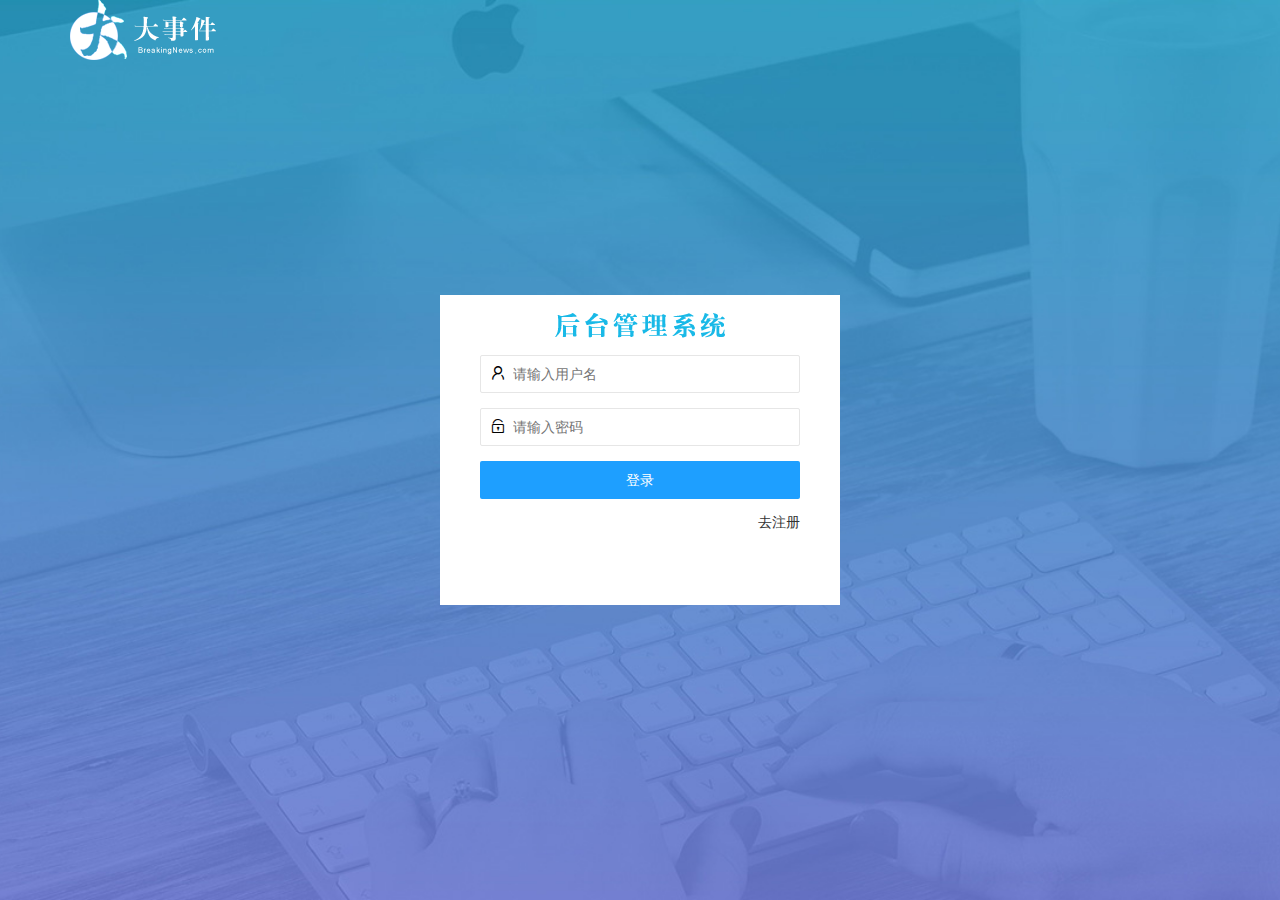
<file: login.html>
<!DOCTYPE html>
<html lang="en">
<head>
    <meta charset="UTF-8">
    <meta http-equiv="X-UA-Compatible" content="IE=edge">
    <meta name="viewport" content="width=device-width, initial-scale=1.0">
    <title>大事件管理后台-登录/注册</title>
    <link rel="stylesheet" href="./assets/lib/layui/css/layui.css">
    <link rel="stylesheet" href="./assets/css/login.css">
</head>
<body>
    <!-- 头部logo -->
    <div class="layui-main">
        <img src="./assets/images/logo.png" alt="" />
    </div>

    <!-- 登录/注册 -->
    <div class="loginAndRegBox">
        <div class="title-box"></div>
        <!-- 登录块 -->
        <div class="login-box">
            <form class="layui-form" id="form_login">
                <div class="layui-form-item">
                    <i class="layui-icon layui-icon-username"></i>  
                    <input type="text" name="username" required  lay-verify="required" placeholder="请输入用户名" autocomplete="off" class="layui-input">
                </div>
                <div class="layui-form-item">
                    <i class="layui-icon layui-icon-password"></i>  
                    <input type="password" name="password" required  lay-verify="required|pwd" placeholder="请输入密码" autocomplete="off" class="layui-input">
                </div>
                <!-- 登录按钮 -->
                <div class="layui-form-item">
                    <button class="layui-btn layui-btn-fluid layui-btn-normal" lay-submit >登录</button>
                    <!-- <button type="button" class="layui-btn layui-btn-fluid">登录</button> -->
                </div>
                <div class="layui-form-item links">
                    <a href="javascript:;" id="link_reg">去注册</a>
                </div>
            </form>
        </div>
        <!-- 注册块 -->
        <div class="reg-box">
            <form class="layui-form" id="form_reg">
                <!-- 用户名 -->
                <div class="layui-form-item">
                    <i class="layui-icon layui-icon-username"></i>  
                    <input type="text" name="username" required  lay-verify="required" placeholder="请输入用户名" autocomplete="off" class="layui-input">
                </div>
                <!-- 密码 -->
                <div class="layui-form-item">
                    <i class="layui-icon layui-icon-password"></i>  
                    <input type="password" name="password" required  lay-verify="required|pwd" placeholder="请输入密码" autocomplete="off" class="layui-input">
                </div>
                <!-- 再次确认密码 -->
                <div class="layui-form-item">
                    <i class="layui-icon layui-icon-password"></i>  
                    <input type="password" name="repassword" required  lay-verify="required|pwd|repwd" placeholder="再次确认密码" autocomplete="off" class="layui-input">
                </div>
                <!-- 登录按钮 -->
                <div class="layui-form-item">
                    <button class="layui-btn layui-btn-fluid layui-btn-normal" lay-submit >注册</button>
                </div>
                <div class="layui-form-item links">
                    <a href="javascript:;" id="link_login">去登录</a>
                </div>
            </form>
        </div>
        <!-- 登录表单 -->
        
    </div>
    <script src="./assets/lib/layui/layui.all.js"></script>
    <script src="./assets/lib/jquery-3.6.1.min.js"></script>
    <script src="./assets/js/baseAPI.js"></script>
    <script src="./assets/js/login.js"></script>
    
</body>
</html>
</file>
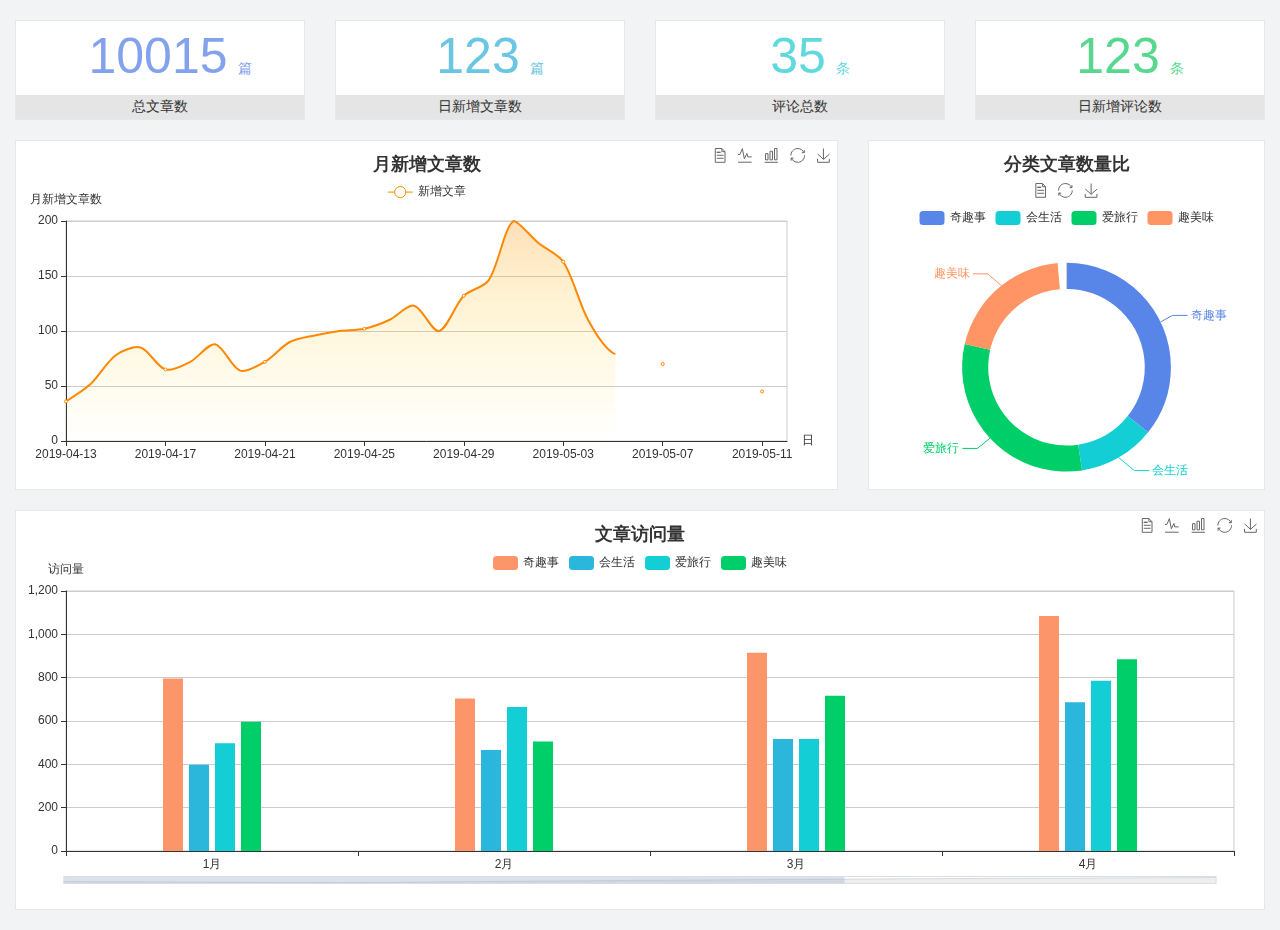
<file: home/dashboard.html>
<!DOCTYPE html>
<html lang="en">

<head>
  <meta charset="UTF-8">
  <meta name="viewport" content="width=device-width, initial-scale=1.0">
  <meta http-equiv="X-UA-Compatible" content="ie=edge">
  <title>图表统计</title>
  <link rel="stylesheet" href="../../assets/lib/bootstrap.css" />
  <link rel="stylesheet" href="../../assets/lib/main.css" />
  <script src="../../assets/lib/jquery.js"></script>
  <script type="text/javascript" src="../../assets/lib/echarts.min.js"></script>
</head>

<body>
  <div class="container-fluid">
    <div class="row spannel_list">
      <div class="col-sm-3 col-xs-6">
        <div class="spannel">
          <em>10015</em><span>篇</span>
          <b>总文章数</b>
        </div>
      </div>
      <div class="col-sm-3 col-xs-6">
        <div class="spannel scolor01">
          <em>123</em><span>篇</span>
          <b>日新增文章数</b>
        </div>
      </div>
      <div class="col-sm-3 col-xs-6">
        <div class="spannel scolor02">
          <em>35</em><span>条</span>
          <b>评论总数</b>
        </div>
      </div>
      <div class="col-sm-3 col-xs-6">
        <div class="spannel scolor03">
          <em>123</em><span>条</span>
          <b>日新增评论数</b>
        </div>
      </div>
    </div>
  </div>

  <div class="container-fluid">
    <div class="row curve-pie">
      <div class="col-lg-8 col-md-8">
        <div class="gragh_pannel" id="curve_show"></div>
      </div>
      <div class="col-lg-4 col-md-4">
        <div class="gragh_pannel" id="pie_show"></div>
      </div>
    </div>
  </div>

  <div class="container-fluid">
    <div class="column_pannel" id="column_show"></div>
  </div>

  <script>
    var oChart = echarts.init(document.getElementById('curve_show'));
    var aList_all = [
      { 'count': 36, 'date': '2019-04-13' },
      { 'count': 52, 'date': '2019-04-14' },
      { 'count': 78, 'date': '2019-04-15' },
      { 'count': 85, 'date': '2019-04-16' },
      { 'count': 65, 'date': '2019-04-17' },
      { 'count': 72, 'date': '2019-04-18' },
      { 'count': 88, 'date': '2019-04-19' },
      { 'count': 64, 'date': '2019-04-20' },
      { 'count': 72, 'date': '2019-04-21' },
      { 'count': 90, 'date': '2019-04-22' },
      { 'count': 96, 'date': '2019-04-23' },
      { 'count': 100, 'date': '2019-04-24' },
      { 'count': 102, 'date': '2019-04-25' },
      { 'count': 110, 'date': '2019-04-26' },
      { 'count': 123, 'date': '2019-04-27' },
      { 'count': 100, 'date': '2019-04-28' },
      { 'count': 132, 'date': '2019-04-29' },
      { 'count': 146, 'date': '2019-04-30' },
      { 'count': 200, 'date': '2019-05-01' },
      { 'count': 180, 'date': '2019-05-02' },
      { 'count': 163, 'date': '2019-05-03' },
      { 'count': 110, 'date': '2019-05-04' },
      { 'count': 80, 'date': '2019-05-05' },
      { 'count': 82, 'date': '2019-05-06' },
      { 'count': 70, 'date': '2019-05-07' },
      { 'count': 65, 'date': '2019-05-08' },
      { 'count': 54, 'date': '2019-05-09' },
      { 'count': 40, 'date': '2019-05-10' },
      { 'count': 45, 'date': '2019-05-11' },
      { 'count': 38, 'date': '2019-05-12' },
    ];

    let aCount = [];
    let aDate = [];

    for (var i = 0; i < aList_all.length; i++) {
      aCount.push(aList_all[i].count);
      aDate.push(aList_all[i].date);
    }

    var chartopt = {
      title: {
        text: '月新增文章数',
        left: 'center',
        top: '10'
      },
      tooltip: {
        trigger: 'axis'
      },
      legend: {
        data: ['新增文章'],
        top: '40'
      },
      toolbox: {
        show: true,
        feature: {
          mark: { show: true },
          dataView: { show: true, readOnly: false },
          magicType: { show: true, type: ['line', 'bar'] },
          restore: { show: true },
          saveAsImage: { show: true }
        }
      },
      calculable: true,
      xAxis: [
        {
          name: '日',
          type: 'category',
          boundaryGap: false,
          data: aDate
        }
      ],
      yAxis: [
        {
          name: '月新增文章数',
          type: 'value'
        }
      ],
      series: [
        {
          name: '新增文章',
          type: 'line',
          smooth: true,
          itemStyle: { normal: { areaStyle: { type: 'default' }, color: '#f80' }, lineStyle: { color: '#f80' } },
          data: aCount
        }],
      areaStyle: {
        normal: {
          color: new echarts.graphic.LinearGradient(0, 0, 0, 1, [{
            offset: 0,
            color: 'rgba(255,136,0,0.39)'
          }, {
            offset: .34,
            color: 'rgba(255,180,0,0.25)'
          }, {
            offset: 1,
            color: 'rgba(255,222,0,0.00)'
          }])

        }
      },
      grid: {
        show: true,
        x: 50,
        x2: 50,
        y: 80,
        height: 220
      }
    };

    oChart.setOption(chartopt);


    var oPie = echarts.init(document.getElementById('pie_show'));
    var oPieopt =
    {
      title: {
        top: 10,
        text: '分类文章数量比',
        x: 'center'
      },
      tooltip: {
        trigger: 'item',
        formatter: "{a} <br/>{b} : {c} ({d}%)"
      },
      color: ['#5885e8', '#13cfd5', '#00ce68', '#ff9565'],
      legend: {
        x: 'center',
        top: 65,
        data: ['奇趣事', '会生活', '爱旅行', '趣美味']
      },
      toolbox: {
        show: true,
        x: 'center',
        top: 35,
        feature: {
          mark: { show: true },
          dataView: { show: true, readOnly: false },
          magicType: {
            show: true,
            type: ['pie', 'funnel'],
            option: {
              funnel: {
                x: '25%',
                width: '50%',
                funnelAlign: 'left',
                max: 1548
              }
            }
          },
          restore: { show: true },
          saveAsImage: { show: true }
        }
      },
      calculable: true,
      series: [
        {
          name: '访问来源',
          type: 'pie',
          radius: ['45%', '60%'],
          center: ['50%', '65%'],
          data: [
            { value: 300, name: '奇趣事' },
            { value: 100, name: '会生活' },
            { value: 260, name: '爱旅行' },
            { value: 180, name: '趣美味' }
          ]
        }
      ]
    };
    oPie.setOption(oPieopt);



    var oColumn = this.echarts.init(document.getElementById('column_show'));
    var oColumnopt =
    {
      title: {
        text: '文章访问量',
        left: 'center',
        top: '10'
      },
      tooltip: {
        trigger: 'axis'
      },
      legend: {
        data: ['奇趣事', '会生活', '爱旅行', '趣美味'],
        top: '40'
      },
      toolbox: {
        show: true,
        feature: {
          mark: { show: true },
          dataView: { show: true, readOnly: false },
          magicType: { show: true, type: ['line', 'bar'] },
          restore: { show: true },
          saveAsImage: { show: true }
        }
      },
      calculable: true,
      xAxis: [
        {
          type: 'category',
          data: ['1月', '2月', '3月', '4月', '5月']
        }
      ],
      yAxis: [
        {
          name: '访问量',
          type: 'value'
        }
      ],
      series: [
        {
          name: '奇趣事',
          type: 'bar',
          barWidth: 20,
          itemStyle: {
            normal: { areaStyle: { type: 'default' }, color: '#fd956a' }
          },
          data: [800, 708, 920, 1090, 1200]
        },
        {
          name: '会生活',
          type: 'bar',
          barWidth: 20,
          itemStyle: {
            normal: { areaStyle: { type: 'default' }, color: '#2bb6db' }
          },
          data: [400, 468, 520, 690, 800]
        },
        {
          name: '爱旅行',
          type: 'bar',
          barWidth: 20,
          itemStyle: {
            normal: { areaStyle: { type: 'default' }, color: '#13cfd5' }
          },
          data: [500, 668, 520, 790, 900]
        },
        {
          name: '趣美味',
          type: 'bar',
          barWidth: 20,
          itemStyle: {
            normal: { areaStyle: { type: 'default' }, color: '#00ce68' }
          },
          data: [600, 508, 720, 890, 1000]
        }
      ],
      grid: {
        show: true,
        x: 50,
        x2: 30,
        y: 80,
        height: 260
      },
      dataZoom: [//给x轴设置滚动条
        {
          start: 0,//默认为0
          end: 100 - 1000 / 31,//默认为100
          type: 'slider',
          show: true,
          xAxisIndex: [0],
          handleSize: 0,//滑动条的 左右2个滑动条的大小
          height: 8,//组件高度
          left: 45, //左边的距离
          right: 50,//右边的距离
          bottom: 26,//右边的距离
          handleColor: '#ddd',//h滑动图标的颜色
          handleStyle: {
            borderColor: "#cacaca",
            borderWidth: "1",
            shadowBlur: 2,
            background: "#ddd",
            shadowColor: "#ddd",
          }
        }]
    };
    oColumn.setOption(oColumnopt);
  </script>
</body>

</html>
</file>
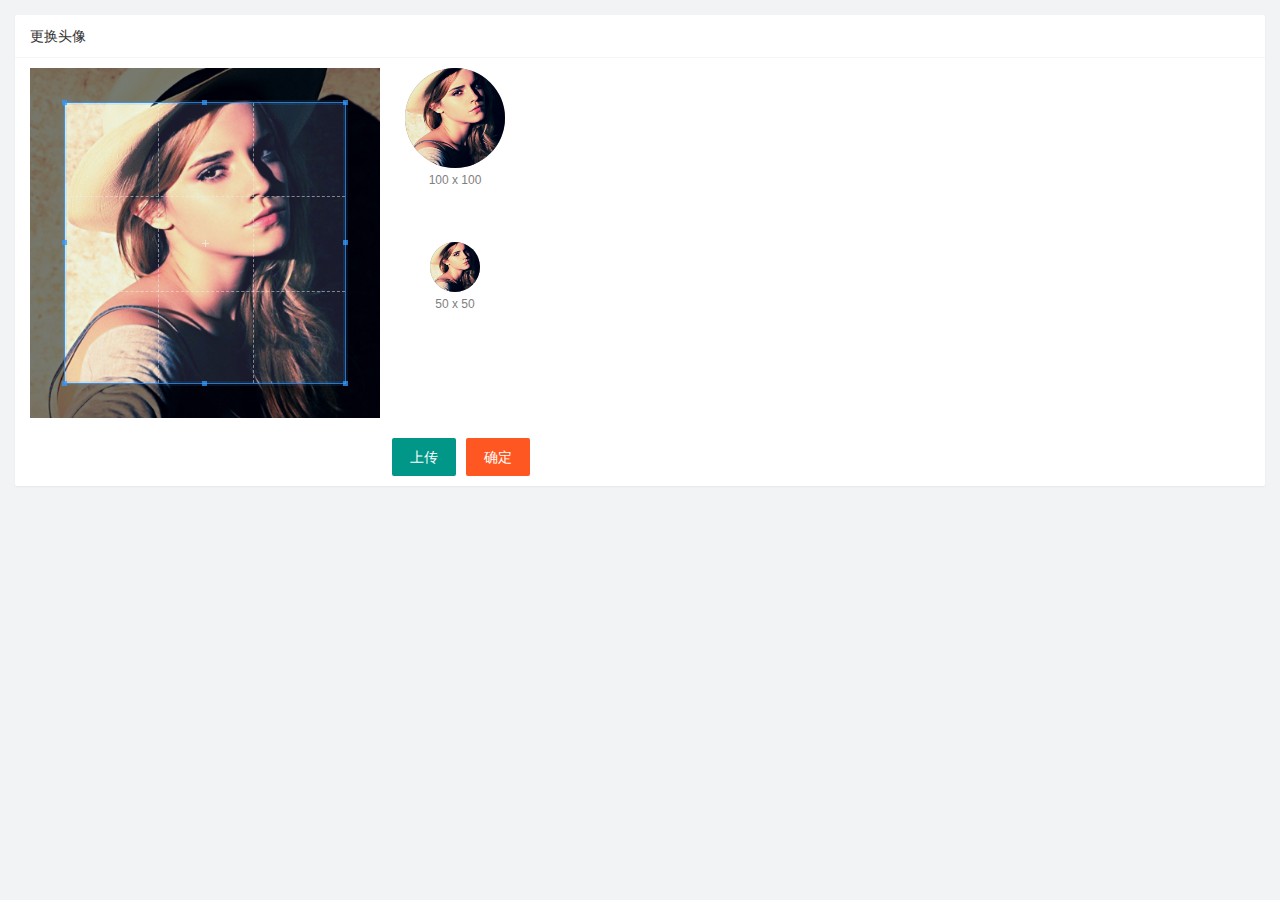
<file: user/user_avatar.html>
<!DOCTYPE html>
<html lang="en">
  <head>
    <meta charset="UTF-8" />
    <meta http-equiv="X-UA-Compatible" content="IE=edge" />
    <meta name="viewport" content="width=device-width, initial-scale=1.0" />
    <title>Document</title>
    <link rel="stylesheet" href="../assets/lib/layui/css/layui.css" />
    <link rel="stylesheet" href="../assets/css/user/user_avatar.css" />
    <link rel="stylesheet" href="../assets/lib/cropper/cropper.css" />
  </head>
  <body>
    <div class="layui-card">
      <div class="layui-card-header">更换头像</div>
      <div class="layui-card-body">
        <!-- 第一行的图片裁剪和预览区域 -->
        <div class="row1">
          <!-- 图片裁剪区域 -->
          <div class="cropper-box">
            <!-- 这个 img 标签很重要，将来会把它初始化为裁剪区域 -->
            <img id="image" src="/assets/images/sample.jpg" />
          </div>
          <!-- 图片的预览区域 -->
          <div class="preview-box">
            <div>
              <!-- 宽高为 100px 的预览区域 -->
              <div class="img-preview w100"></div>
              <p class="size">100 x 100</p>
            </div>
            <div>
              <!-- 宽高为 50px 的预览区域 -->
              <div class="img-preview w50"></div>
              <p class="size">50 x 50</p>
            </div>
          </div>
        </div>

        <!-- 第二行的按钮区域 -->
        <div class="row2">
            <input type="file" id="file" accept="image/png,image/jpeg">
          <button type="button" class="layui-btn" id="btnChooseImage">上传</button>
          <button type="button" class="layui-btn layui-btn-danger" id="btnUpload">确定</button>
        </div>
      </div>
    </div>

    <script src="../assets/lib/layui/layui.all.js"></script>
    <script src="../assets/lib/jquery-3.6.1.min.js"></script>
    <script src="../assets/lib/cropper/Cropper.js"></script>
    <script src="../assets/lib/cropper/jquery-cropper.js"></script>
    <script src="../assets/js/baseAPI.js"></script>
    <script src="../assets/js/user/user_avatar.js"></script>
  </body>
</html>
</file>
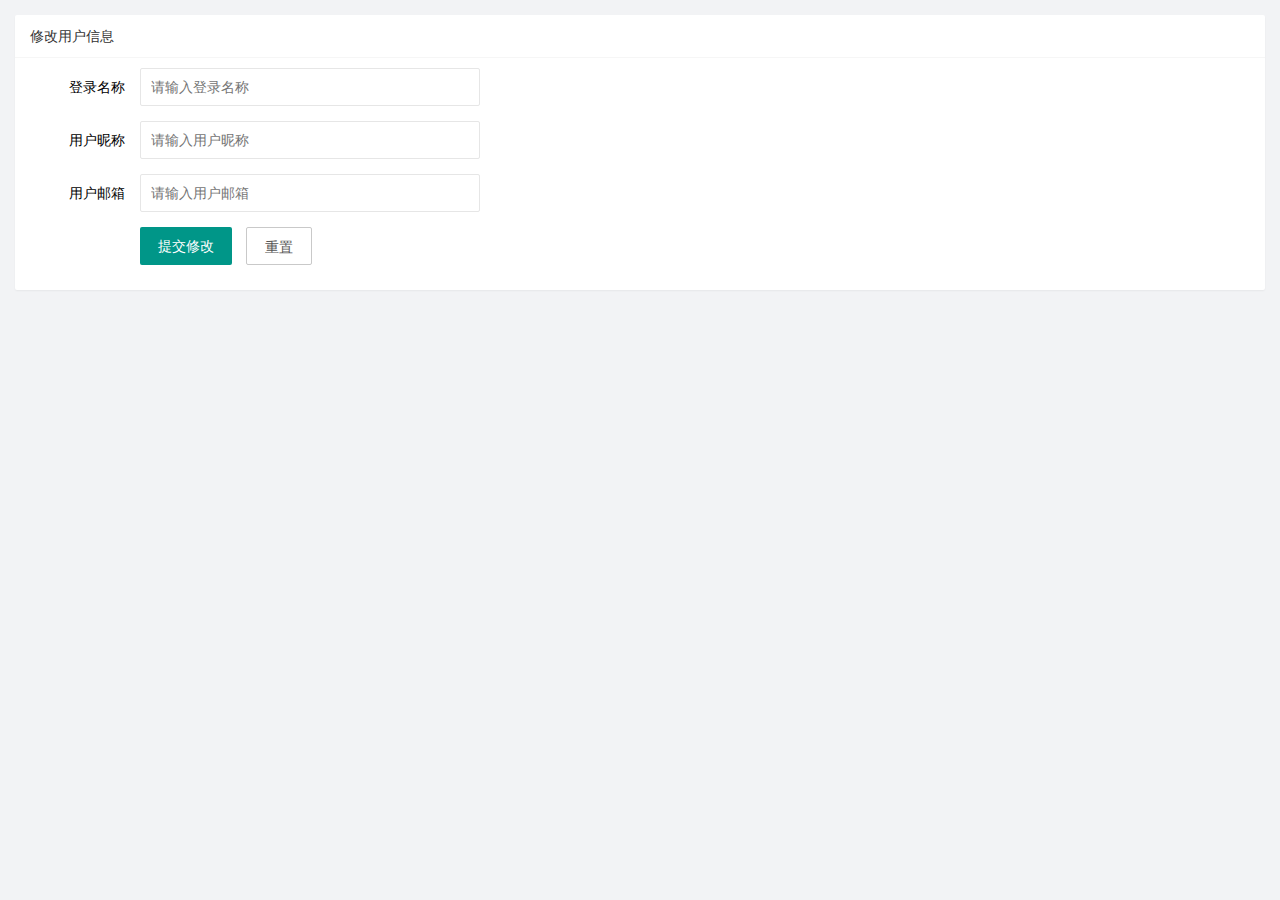
<file: user/user_info.html>
<!DOCTYPE html>
<html lang="en">
  <head>
    <meta charset="UTF-8" />
    <meta http-equiv="X-UA-Compatible" content="IE=edge" />
    <meta name="viewport" content="width=device-width, initial-scale=1.0" />
    <title>Document</title>
    <link rel="stylesheet" href="../assets/lib/layui/css/layui.css" />
    <link rel="stylesheet" href="../assets/css/user/user_info.css" />
  </head>
  <body>
    <div class="layui-card">
      <div class="layui-card-header">修改用户信息</div>
      <div class="layui-card-body">
        <!-- 表单区域 -->
        <form class="layui-form" lay-filter="formUserInfo">
          <!-- 隐藏域 -->
          <input type="hidden" name="id" value="" />
          <!-- 隐藏域 -->
          <div class="layui-form-item">
            <label class="layui-form-label">登录名称</label>
            <div class="layui-input-block">
              <input
                type="text"
                name="username"
                required
                lay-verify="required"
                placeholder="请输入登录名称"
                autocomplete="off"
                class="layui-input"
                readonly
              />
            </div>
          </div>
          <div class="layui-form-item">
            <label class="layui-form-label">用户昵称</label>
            <div class="layui-input-block">
              <input
                type="text"
                name="nickname"
                required
                lay-verify="required|nickname"
                placeholder="请输入用户昵称"
                autocomplete="off"
                class="layui-input"
              />
            </div>
          </div>
          <div class="layui-form-item">
            <label class="layui-form-label">用户邮箱</label>
            <div class="layui-input-block">
              <input
                type="text"
                name="email"
                required
                lay-verify="required|email"
                placeholder="请输入用户邮箱"
                autocomplete="off"
                class="layui-input"
              />
            </div>
          </div>
          <div class="layui-form-item">
            <div class="layui-input-block">
              <button class="layui-btn" lay-submit lay-filter="formDemo">
                提交修改
              </button>
              <button
                type="reset"
                class="layui-btn layui-btn-primary"
                id="btnReset"
              >
                重置
              </button>
            </div>
          </div>
        </form>
      </div>
    </div>

    <script src="../assets/lib/layui/layui.all.js"></script>
    <script src="../assets/lib/jquery-3.6.1.min.js"></script>
    <script src="../assets/js/baseAPI.js"></script>
    <script src="../assets/js/user/user_info.js"></script>
  </body>
</html>
</file>
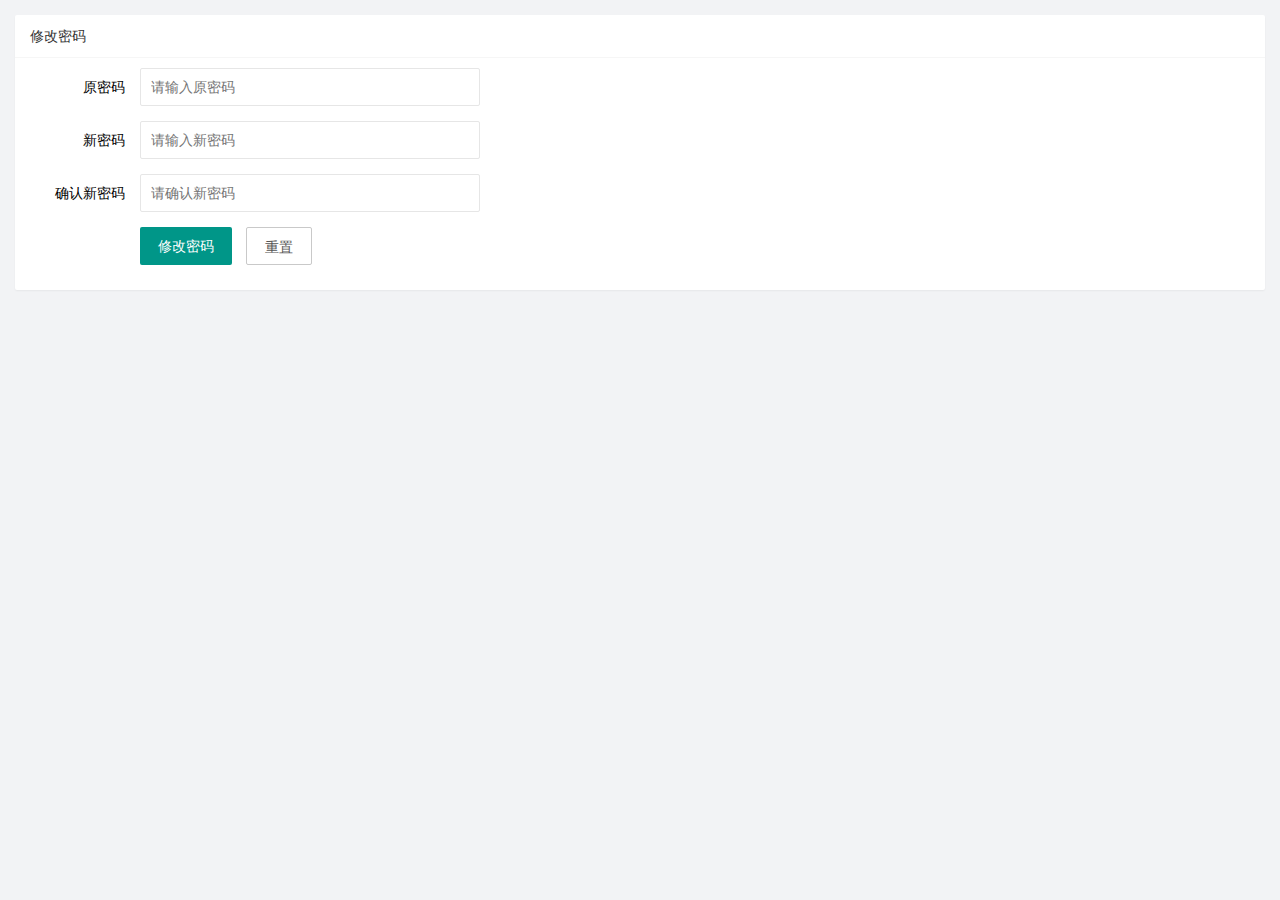
<file: user/user_pwd.html>
<!DOCTYPE html>
<html lang="en">
<head>
    <meta charset="UTF-8">
    <meta http-equiv="X-UA-Compatible" content="IE=edge">
    <meta name="viewport" content="width=device-width, initial-scale=1.0">
    <title>Document</title>
    <link rel="stylesheet" href="../assets/lib/layui/css/layui.css">
    <link rel="stylesheet" href="../assets/css/user/user_pwd.css">
</head>
<body>
    <div class="layui-card">
        <div class="layui-card-header">修改密码</div>
        <div class="layui-card-body">
            <form class="layui-form" lay-filter="formUserInfo">
                <!-- 隐藏域 -->
                <input type="hidden" name="id" value="" />
                <!-- 隐藏域 -->
                <div class="layui-form-item">
                  <label class="layui-form-label">原密码</label>
                  <div class="layui-input-block">
                    <input
                      type="password"
                      name="oldPwd"
                      required
                      lay-verify="required|pwd"
                      placeholder="请输入原密码"
                      autocomplete="off"
                      class="layui-input"
                    />
                  </div>
                </div>
                <div class="layui-form-item">
                  <label class="layui-form-label">新密码</label>
                  <div class="layui-input-block">
                    <input
                      type="password"
                      name="newPwd"
                      required
                      lay-verify="required|pwd|samePwd"
                      placeholder="请输入新密码"
                      autocomplete="off"
                      class="layui-input"
                    />
                  </div>
                </div>
                <div class="layui-form-item">
                  <label class="layui-form-label">确认新密码</label>
                  <div class="layui-input-block">
                    <input
                      type="password"
                      name="rePwd"
                      required
                      lay-verify="required|pwd|rePwd"
                      placeholder="请确认新密码"
                      autocomplete="off"
                      class="layui-input"
                    />
                  </div>
                </div>
                <div class="layui-form-item">
                  <div class="layui-input-block">
                    <button class="layui-btn" lay-submit lay-filter="formDemo">
                      修改密码
                    </button>
                    <button
                      type="reset"
                      class="layui-btn layui-btn-primary"
                      id="btnReset"
                    >
                      重置
                    </button>
                  </div>
                </div>
              </form>
        </div>
      </div>

      <script src="../assets/lib/layui/layui.all.js"></script>
      <script src="../assets/lib/jquery-3.6.1.min.js"></script>
      <script src="../assets/js/baseAPI.js"></script>
      <script src="../assets/js/user/user_pwd.js"></script>
</body>
</html>
</file>
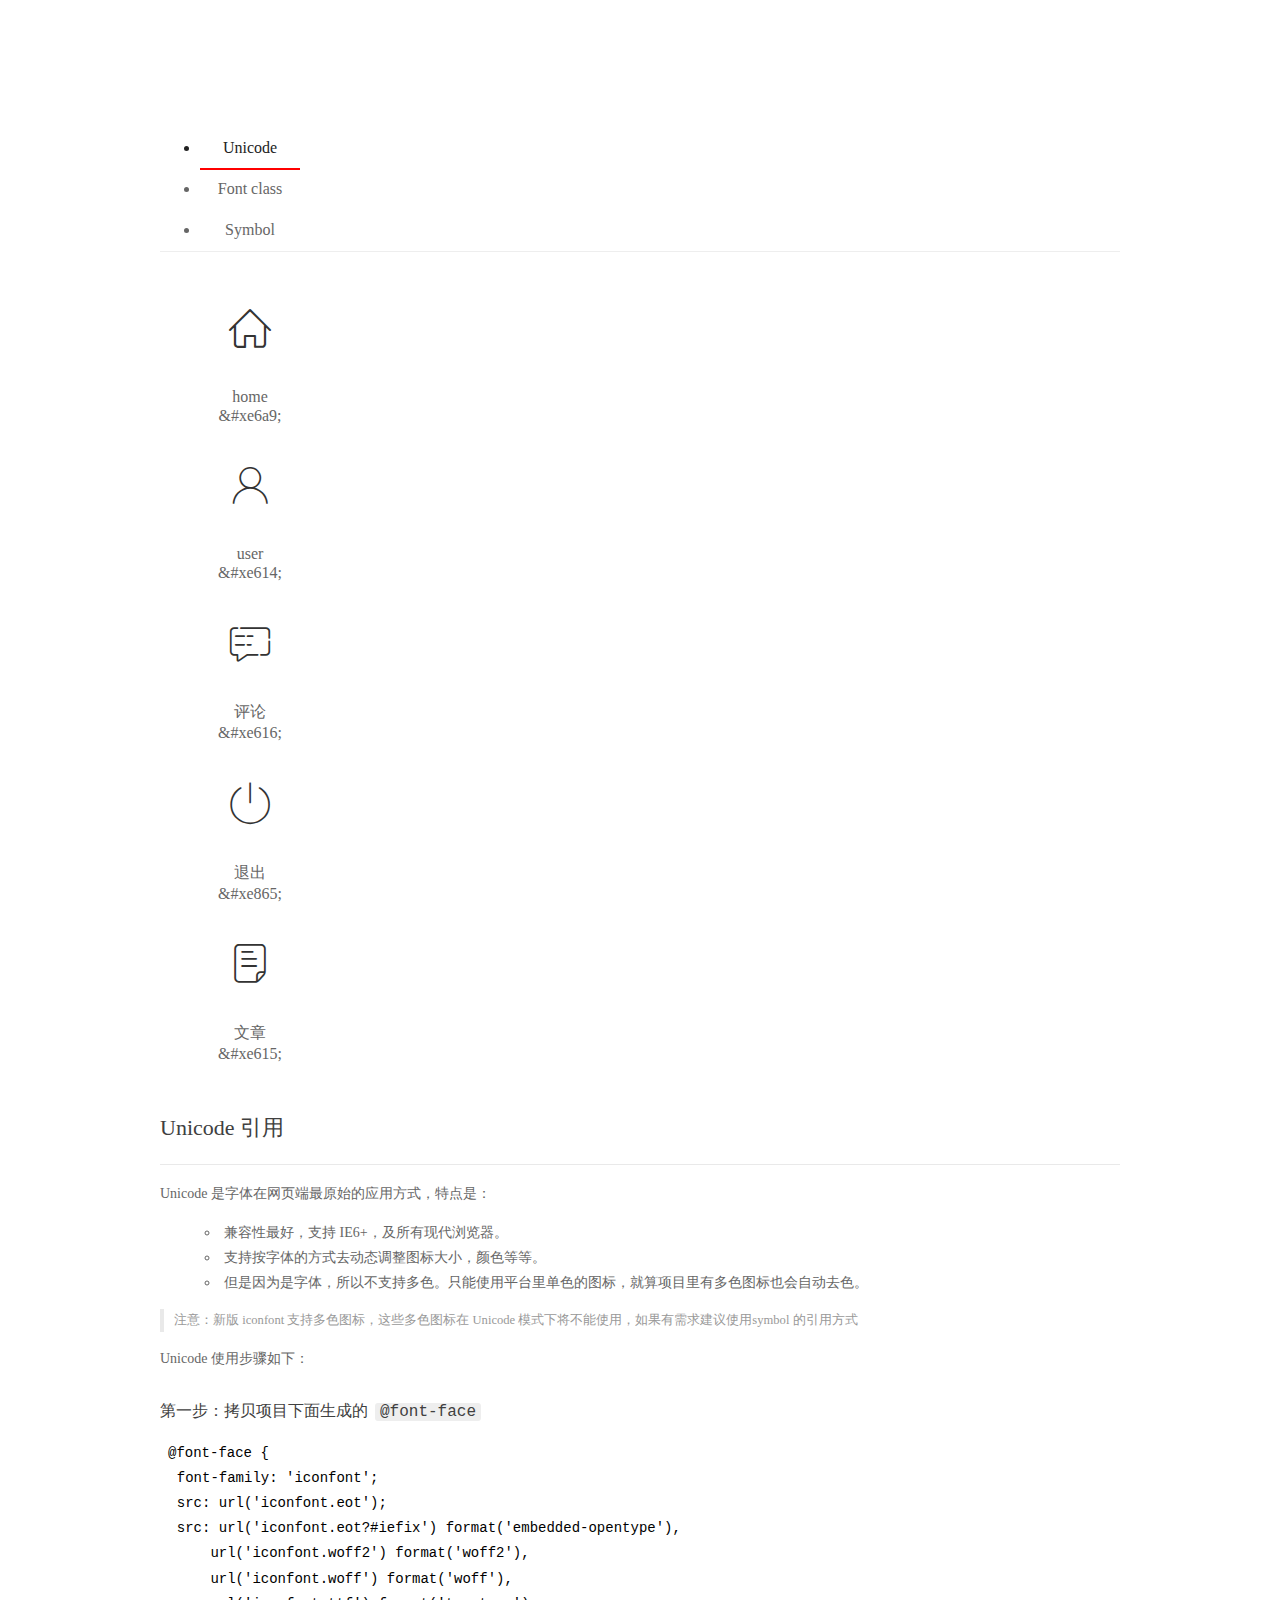
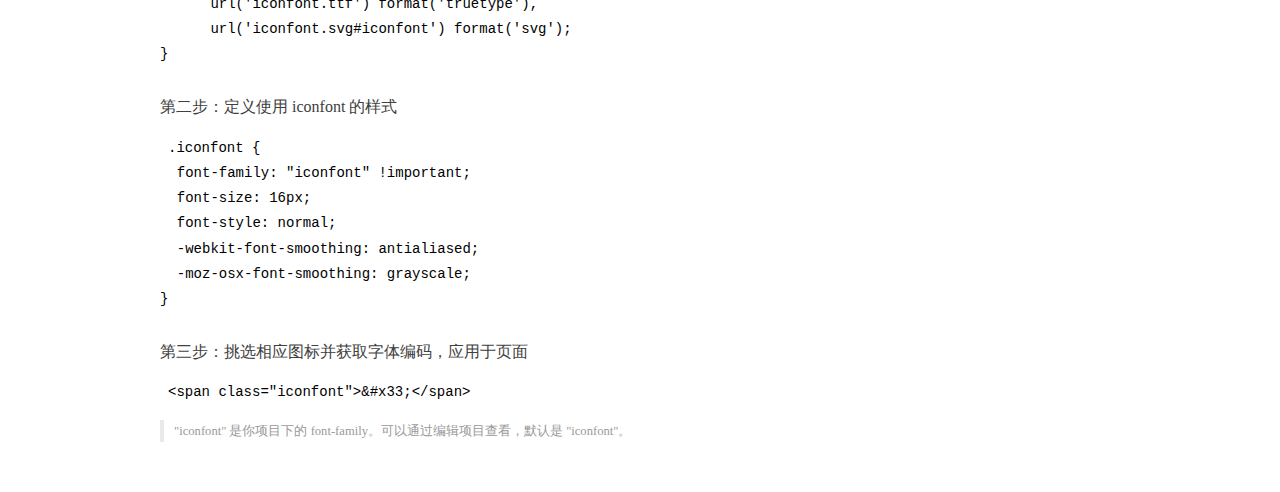
<file: assets/fonts/demo_index.html>
<!DOCTYPE html>
<html>
<head>
  <meta charset="utf-8"/>
  <title>IconFont Demo</title>
  <link rel="shortcut icon" href="https://gtms04.alicdn.com/tps/i4/TB1_oz6GVXXXXaFXpXXJDFnIXXX-64-64.ico" type="image/x-icon"/>
  <link rel="stylesheet" href="https://g.alicdn.com/thx/cube/1.3.2/cube.min.css">
  <link rel="stylesheet" href="demo.css">
  <link rel="stylesheet" href="iconfont.css">
  <script src="iconfont.js"></script>
  <!-- jQuery -->
  <script src="https://a1.alicdn.com/oss/uploads/2018/12/26/7bfddb60-08e8-11e9-9b04-53e73bb6408b.js"></script>
  <!-- 代码高亮 -->
  <script src="https://a1.alicdn.com/oss/uploads/2018/12/26/a3f714d0-08e6-11e9-8a15-ebf944d7534c.js"></script>
</head>
<body>
  <div class="main">
    <h1 class="logo"><a href="https://www.iconfont.cn/" title="iconfont 首页" target="_blank">&#xe86b;</a></h1>
    <div class="nav-tabs">
      <ul id="tabs" class="dib-box">
        <li class="dib active"><span>Unicode</span></li>
        <li class="dib"><span>Font class</span></li>
        <li class="dib"><span>Symbol</span></li>
      </ul>
      
    </div>
    <div class="tab-container">
      <div class="content unicode" style="display: block;">
          <ul class="icon_lists dib-box">
          
            <li class="dib">
              <span class="icon iconfont">&#xe6a9;</span>
                <div class="name">home</div>
                <div class="code-name">&amp;#xe6a9;</div>
              </li>
          
            <li class="dib">
              <span class="icon iconfont">&#xe614;</span>
                <div class="name">user</div>
                <div class="code-name">&amp;#xe614;</div>
              </li>
          
            <li class="dib">
              <span class="icon iconfont">&#xe616;</span>
                <div class="name">评论</div>
                <div class="code-name">&amp;#xe616;</div>
              </li>
          
            <li class="dib">
              <span class="icon iconfont">&#xe865;</span>
                <div class="name">退出</div>
                <div class="code-name">&amp;#xe865;</div>
              </li>
          
            <li class="dib">
              <span class="icon iconfont">&#xe615;</span>
                <div class="name">文章</div>
                <div class="code-name">&amp;#xe615;</div>
              </li>
          
          </ul>
          <div class="article markdown">
          <h2 id="unicode-">Unicode 引用</h2>
          <hr>

          <p>Unicode 是字体在网页端最原始的应用方式，特点是：</p>
          <ul>
            <li>兼容性最好，支持 IE6+，及所有现代浏览器。</li>
            <li>支持按字体的方式去动态调整图标大小，颜色等等。</li>
            <li>但是因为是字体，所以不支持多色。只能使用平台里单色的图标，就算项目里有多色图标也会自动去色。</li>
          </ul>
          <blockquote>
            <p>注意：新版 iconfont 支持多色图标，这些多色图标在 Unicode 模式下将不能使用，如果有需求建议使用symbol 的引用方式</p>
          </blockquote>
          <p>Unicode 使用步骤如下：</p>
          <h3 id="-font-face">第一步：拷贝项目下面生成的 <code>@font-face</code></h3>
<pre><code class="language-css"
>@font-face {
  font-family: 'iconfont';
  src: url('iconfont.eot');
  src: url('iconfont.eot?#iefix') format('embedded-opentype'),
      url('iconfont.woff2') format('woff2'),
      url('iconfont.woff') format('woff'),
      url('iconfont.ttf') format('truetype'),
      url('iconfont.svg#iconfont') format('svg');
}
</code></pre>
          <h3 id="-iconfont-">第二步：定义使用 iconfont 的样式</h3>
<pre><code class="language-css"
>.iconfont {
  font-family: "iconfont" !important;
  font-size: 16px;
  font-style: normal;
  -webkit-font-smoothing: antialiased;
  -moz-osx-font-smoothing: grayscale;
}
</code></pre>
          <h3 id="-">第三步：挑选相应图标并获取字体编码，应用于页面</h3>
<pre>
<code class="language-html"
>&lt;span class="iconfont"&gt;&amp;#x33;&lt;/span&gt;
</code></pre>
          <blockquote>
            <p>"iconfont" 是你项目下的 font-family。可以通过编辑项目查看，默认是 "iconfont"。</p>
          </blockquote>
          </div>
      </div>
      <div class="content font-class">
        <ul class="icon_lists dib-box">
          
          <li class="dib">
            <span class="icon iconfont icon-home"></span>
            <div class="name">
              home
            </div>
            <div class="code-name">.icon-home
            </div>
          </li>
          
          <li class="dib">
            <span class="icon iconfont icon-user"></span>
            <div class="name">
              user
            </div>
            <div class="code-name">.icon-user
            </div>
          </li>
          
          <li class="dib">
            <span class="icon iconfont icon-pinglun"></span>
            <div class="name">
              评论
            </div>
            <div class="code-name">.icon-pinglun
            </div>
          </li>
          
          <li class="dib">
            <span class="icon iconfont icon-tuichu"></span>
            <div class="name">
              退出
            </div>
            <div class="code-name">.icon-tuichu
            </div>
          </li>
          
          <li class="dib">
            <span class="icon iconfont icon-16"></span>
            <div class="name">
              文章
            </div>
            <div class="code-name">.icon-16
            </div>
          </li>
          
        </ul>
        <div class="article markdown">
        <h2 id="font-class-">font-class 引用</h2>
        <hr>

        <p>font-class 是 Unicode 使用方式的一种变种，主要是解决 Unicode 书写不直观，语意不明确的问题。</p>
        <p>与 Unicode 使用方式相比，具有如下特点：</p>
        <ul>
          <li>兼容性良好，支持 IE8+，及所有现代浏览器。</li>
          <li>相比于 Unicode 语意明确，书写更直观。可以很容易分辨这个 icon 是什么。</li>
          <li>因为使用 class 来定义图标，所以当要替换图标时，只需要修改 class 里面的 Unicode 引用。</li>
          <li>不过因为本质上还是使用的字体，所以多色图标还是不支持的。</li>
        </ul>
        <p>使用步骤如下：</p>
        <h3 id="-fontclass-">第一步：引入项目下面生成的 fontclass 代码：</h3>
<pre><code class="language-html">&lt;link rel="stylesheet" href="./iconfont.css"&gt;
</code></pre>
        <h3 id="-">第二步：挑选相应图标并获取类名，应用于页面：</h3>
<pre><code class="language-html">&lt;span class="iconfont icon-xxx"&gt;&lt;/span&gt;
</code></pre>
        <blockquote>
          <p>"
            iconfont" 是你项目下的 font-family。可以通过编辑项目查看，默认是 "iconfont"。</p>
        </blockquote>
      </div>
      </div>
      <div class="content symbol">
          <ul class="icon_lists dib-box">
          
            <li class="dib">
                <svg class="icon svg-icon" aria-hidden="true">
                  <use xlink:href="#icon-home"></use>
                </svg>
                <div class="name">home</div>
                <div class="code-name">#icon-home</div>
            </li>
          
            <li class="dib">
                <svg class="icon svg-icon" aria-hidden="true">
                  <use xlink:href="#icon-user"></use>
                </svg>
                <div class="name">user</div>
                <div class="code-name">#icon-user</div>
            </li>
          
            <li class="dib">
                <svg class="icon svg-icon" aria-hidden="true">
                  <use xlink:href="#icon-pinglun"></use>
                </svg>
                <div class="name">评论</div>
                <div class="code-name">#icon-pinglun</div>
            </li>
          
            <li class="dib">
                <svg class="icon svg-icon" aria-hidden="true">
                  <use xlink:href="#icon-tuichu"></use>
                </svg>
                <div class="name">退出</div>
                <div class="code-name">#icon-tuichu</div>
            </li>
          
            <li class="dib">
                <svg class="icon svg-icon" aria-hidden="true">
                  <use xlink:href="#icon-16"></use>
                </svg>
                <div class="name">文章</div>
                <div class="code-name">#icon-16</div>
            </li>
          
          </ul>
          <div class="article markdown">
          <h2 id="symbol-">Symbol 引用</h2>
          <hr>

          <p>这是一种全新的使用方式，应该说这才是未来的主流，也是平台目前推荐的用法。相关介绍可以参考这篇<a href="">文章</a>
            这种用法其实是做了一个 SVG 的集合，与另外两种相比具有如下特点：</p>
          <ul>
            <li>支持多色图标了，不再受单色限制。</li>
            <li>通过一些技巧，支持像字体那样，通过 <code>font-size</code>, <code>color</code> 来调整样式。</li>
            <li>兼容性较差，支持 IE9+，及现代浏览器。</li>
            <li>浏览器渲染 SVG 的性能一般，还不如 png。</li>
          </ul>
          <p>使用步骤如下：</p>
          <h3 id="-symbol-">第一步：引入项目下面生成的 symbol 代码：</h3>
<pre><code class="language-html">&lt;script src="./iconfont.js"&gt;&lt;/script&gt;
</code></pre>
          <h3 id="-css-">第二步：加入通用 CSS 代码（引入一次就行）：</h3>
<pre><code class="language-html">&lt;style&gt;
.icon {
  width: 1em;
  height: 1em;
  vertical-align: -0.15em;
  fill: currentColor;
  overflow: hidden;
}
&lt;/style&gt;
</code></pre>
          <h3 id="-">第三步：挑选相应图标并获取类名，应用于页面：</h3>
<pre><code class="language-html">&lt;svg class="icon" aria-hidden="true"&gt;
  &lt;use xlink:href="#icon-xxx"&gt;&lt;/use&gt;
&lt;/svg&gt;
</code></pre>
          </div>
      </div>

    </div>
  </div>
  <script>
  $(document).ready(function () {
      $('.tab-container .content:first').show()

      $('#tabs li').click(function (e) {
        var tabContent = $('.tab-container .content')
        var index = $(this).index()

        if ($(this).hasClass('active')) {
          return
        } else {
          $('#tabs li').removeClass('active')
          $(this).addClass('active')

          tabContent.hide().eq(index).fadeIn()
        }
      })
    })
  </script>
</body>
</html>
</file>
<file: assets/lib/layui/css/layui.css>
/** layui-v2.5.5 MIT License By https://www.layui.com */
 .layui-inline,img{display:inline-block;vertical-align:middle}h1,h2,h3,h4,h5,h6{font-weight:400}.layui-edge,.layui-header,.layui-inline,.layui-main{position:relative}.layui-body,.layui-edge,.layui-elip{overflow:hidden}.layui-btn,.layui-edge,.layui-inline,img{vertical-align:middle}.layui-btn,.layui-disabled,.layui-icon,.layui-unselect{-moz-user-select:none;-webkit-user-select:none;-ms-user-select:none}.layui-elip,.layui-form-checkbox span,.layui-form-pane .layui-form-label{text-overflow:ellipsis;white-space:nowrap}.layui-breadcrumb,.layui-tree-btnGroup{visibility:hidden}blockquote,body,button,dd,div,dl,dt,form,h1,h2,h3,h4,h5,h6,input,li,ol,p,pre,td,textarea,th,ul{margin:0;padding:0;-webkit-tap-highlight-color:rgba(0,0,0,0)}a:active,a:hover{outline:0}img{border:none}li{list-style:none}table{border-collapse:collapse;border-spacing:0}h4,h5,h6{font-size:100%}button,input,optgroup,option,select,textarea{font-family:inherit;font-size:inherit;font-style:inherit;font-weight:inherit;outline:0}pre{white-space:pre-wrap;white-space:-moz-pre-wrap;white-space:-pre-wrap;white-space:-o-pre-wrap;word-wrap:break-word}body{line-height:24px;font:14px Helvetica Neue,Helvetica,PingFang SC,Tahoma,Arial,sans-serif}hr{height:1px;margin:10px 0;border:0;clear:both}a{color:#333;text-decoration:none}a:hover{color:#777}a cite{font-style:normal;*cursor:pointer}.layui-border-box,.layui-border-box *{box-sizing:border-box}.layui-box,.layui-box *{box-sizing:content-box}.layui-clear{clear:both;*zoom:1}.layui-clear:after{content:'\20';clear:both;*zoom:1;display:block;height:0}.layui-inline{*display:inline;*zoom:1}.layui-edge{display:inline-block;width:0;height:0;border-width:6px;border-style:dashed;border-color:transparent}.layui-edge-top{top:-4px;border-bottom-color:#999;border-bottom-style:solid}.layui-edge-right{border-left-color:#999;border-left-style:solid}.layui-edge-bottom{top:2px;border-top-color:#999;border-top-style:solid}.layui-edge-left{border-right-color:#999;border-right-style:solid}.layui-disabled,.layui-disabled:hover{color:#d2d2d2!important;cursor:not-allowed!important}.layui-circle{border-radius:100%}.layui-show{display:block!important}.layui-hide{display:none!important}@font-face{font-family:layui-icon;src:url(../font/iconfont.eot?v=250);src:url(../font/iconfont.eot?v=250#iefix) format('embedded-opentype'),url(../font/iconfont.woff2?v=250) format('woff2'),url(../font/iconfont.woff?v=250) format('woff'),url(../font/iconfont.ttf?v=250) format('truetype'),url(../font/iconfont.svg?v=250#layui-icon) format('svg')}.layui-icon{font-family:layui-icon!important;font-size:16px;font-style:normal;-webkit-font-smoothing:antialiased;-moz-osx-font-smoothing:grayscale}.layui-icon-reply-fill:before{content:"\e611"}.layui-icon-set-fill:before{content:"\e614"}.layui-icon-menu-fill:before{content:"\e60f"}.layui-icon-search:before{content:"\e615"}.layui-icon-share:before{content:"\e641"}.layui-icon-set-sm:before{content:"\e620"}.layui-icon-engine:before{content:"\e628"}.layui-icon-close:before{content:"\1006"}.layui-icon-close-fill:before{content:"\1007"}.layui-icon-chart-screen:before{content:"\e629"}.layui-icon-star:before{content:"\e600"}.layui-icon-circle-dot:before{content:"\e617"}.layui-icon-chat:before{content:"\e606"}.layui-icon-release:before{content:"\e609"}.layui-icon-list:before{content:"\e60a"}.layui-icon-chart:before{content:"\e62c"}.layui-icon-ok-circle:before{content:"\1005"}.layui-icon-layim-theme:before{content:"\e61b"}.layui-icon-table:before{content:"\e62d"}.layui-icon-right:before{content:"\e602"}.layui-icon-left:before{content:"\e603"}.layui-icon-cart-simple:before{content:"\e698"}.layui-icon-face-cry:before{content:"\e69c"}.layui-icon-face-smile:before{content:"\e6af"}.layui-icon-survey:before{content:"\e6b2"}.layui-icon-tree:before{content:"\e62e"}.layui-icon-upload-circle:before{content:"\e62f"}.layui-icon-add-circle:before{content:"\e61f"}.layui-icon-download-circle:before{content:"\e601"}.layui-icon-templeate-1:before{content:"\e630"}.layui-icon-util:before{content:"\e631"}.layui-icon-face-surprised:before{content:"\e664"}.layui-icon-edit:before{content:"\e642"}.layui-icon-speaker:before{content:"\e645"}.layui-icon-down:before{content:"\e61a"}.layui-icon-file:before{content:"\e621"}.layui-icon-layouts:before{content:"\e632"}.layui-icon-rate-half:before{content:"\e6c9"}.layui-icon-add-circle-fine:before{content:"\e608"}.layui-icon-prev-circle:before{content:"\e633"}.layui-icon-read:before{content:"\e705"}.layui-icon-404:before{content:"\e61c"}.layui-icon-carousel:before{content:"\e634"}.layui-icon-help:before{content:"\e607"}.layui-icon-code-circle:before{content:"\e635"}.layui-icon-water:before{content:"\e636"}.layui-icon-username:before{content:"\e66f"}.layui-icon-find-fill:before{content:"\e670"}.layui-icon-about:before{content:"\e60b"}.layui-icon-location:before{content:"\e715"}.layui-icon-up:before{content:"\e619"}.layui-icon-pause:before{content:"\e651"}.layui-icon-date:before{content:"\e637"}.layui-icon-layim-uploadfile:before{content:"\e61d"}.layui-icon-delete:before{content:"\e640"}.layui-icon-play:before{content:"\e652"}.layui-icon-top:before{content:"\e604"}.layui-icon-friends:before{content:"\e612"}.layui-icon-refresh-3:before{content:"\e9aa"}.layui-icon-ok:before{content:"\e605"}.layui-icon-layer:before{content:"\e638"}.layui-icon-face-smile-fine:before{content:"\e60c"}.layui-icon-dollar:before{content:"\e659"}.layui-icon-group:before{content:"\e613"}.layui-icon-layim-download:before{content:"\e61e"}.layui-icon-picture-fine:before{content:"\e60d"}.layui-icon-link:before{content:"\e64c"}.layui-icon-diamond:before{content:"\e735"}.layui-icon-log:before{content:"\e60e"}.layui-icon-rate-solid:before{content:"\e67a"}.layui-icon-fonts-del:before{content:"\e64f"}.layui-icon-unlink:before{content:"\e64d"}.layui-icon-fonts-clear:before{content:"\e639"}.layui-icon-triangle-r:before{content:"\e623"}.layui-icon-circle:before{content:"\e63f"}.layui-icon-radio:before{content:"\e643"}.layui-icon-align-center:before{content:"\e647"}.layui-icon-align-right:before{content:"\e648"}.layui-icon-align-left:before{content:"\e649"}.layui-icon-loading-1:before{content:"\e63e"}.layui-icon-return:before{content:"\e65c"}.layui-icon-fonts-strong:before{content:"\e62b"}.layui-icon-upload:before{content:"\e67c"}.layui-icon-dialogue:before{content:"\e63a"}.layui-icon-video:before{content:"\e6ed"}.layui-icon-headset:before{content:"\e6fc"}.layui-icon-cellphone-fine:before{content:"\e63b"}.layui-icon-add-1:before{content:"\e654"}.layui-icon-face-smile-b:before{content:"\e650"}.layui-icon-fonts-html:before{content:"\e64b"}.layui-icon-form:before{content:"\e63c"}.layui-icon-cart:before{content:"\e657"}.layui-icon-camera-fill:before{content:"\e65d"}.layui-icon-tabs:before{content:"\e62a"}.layui-icon-fonts-code:before{content:"\e64e"}.layui-icon-fire:before{content:"\e756"}.layui-icon-set:before{content:"\e716"}.layui-icon-fonts-u:before{content:"\e646"}.layui-icon-triangle-d:before{content:"\e625"}.layui-icon-tips:before{content:"\e702"}.layui-icon-picture:before{content:"\e64a"}.layui-icon-more-vertical:before{content:"\e671"}.layui-icon-flag:before{content:"\e66c"}.layui-icon-loading:before{content:"\e63d"}.layui-icon-fonts-i:before{content:"\e644"}.layui-icon-refresh-1:before{content:"\e666"}.layui-icon-rmb:before{content:"\e65e"}.layui-icon-home:before{content:"\e68e"}.layui-icon-user:before{content:"\e770"}.layui-icon-notice:before{content:"\e667"}.layui-icon-login-weibo:before{content:"\e675"}.layui-icon-voice:before{content:"\e688"}.layui-icon-upload-drag:before{content:"\e681"}.layui-icon-login-qq:before{content:"\e676"}.layui-icon-snowflake:before{content:"\e6b1"}.layui-icon-file-b:before{content:"\e655"}.layui-icon-template:before{content:"\e663"}.layui-icon-auz:before{content:"\e672"}.layui-icon-console:before{content:"\e665"}.layui-icon-app:before{content:"\e653"}.layui-icon-prev:before{content:"\e65a"}.layui-icon-website:before{content:"\e7ae"}.layui-icon-next:before{content:"\e65b"}.layui-icon-component:before{content:"\e857"}.layui-icon-more:before{content:"\e65f"}.layui-icon-login-wechat:before{content:"\e677"}.layui-icon-shrink-right:before{content:"\e668"}.layui-icon-spread-left:before{content:"\e66b"}.layui-icon-camera:before{content:"\e660"}.layui-icon-note:before{content:"\e66e"}.layui-icon-refresh:before{content:"\e669"}.layui-icon-female:before{content:"\e661"}.layui-icon-male:before{content:"\e662"}.layui-icon-password:before{content:"\e673"}.layui-icon-senior:before{content:"\e674"}.layui-icon-theme:before{content:"\e66a"}.layui-icon-tread:before{content:"\e6c5"}.layui-icon-praise:before{content:"\e6c6"}.layui-icon-star-fill:before{content:"\e658"}.layui-icon-rate:before{content:"\e67b"}.layui-icon-template-1:before{content:"\e656"}.layui-icon-vercode:before{content:"\e679"}.layui-icon-cellphone:before{content:"\e678"}.layui-icon-screen-full:before{content:"\e622"}.layui-icon-screen-restore:before{content:"\e758"}.layui-icon-cols:before{content:"\e610"}.layui-icon-export:before{content:"\e67d"}.layui-icon-print:before{content:"\e66d"}.layui-icon-slider:before{content:"\e714"}.layui-icon-addition:before{content:"\e624"}.layui-icon-subtraction:before{content:"\e67e"}.layui-icon-service:before{content:"\e626"}.layui-icon-transfer:before{content:"\e691"}.layui-main{width:1140px;margin:0 auto}.layui-header{z-index:1000;height:60px}.layui-header a:hover{transition:all .5s;-webkit-transition:all .5s}.layui-side{position:fixed;left:0;top:0;bottom:0;z-index:999;width:200px;overflow-x:hidden}.layui-side-scroll{position:relative;width:220px;height:100%;overflow-x:hidden}.layui-body{position:absolute;left:200px;right:0;top:0;bottom:0;z-index:998;width:auto;overflow-y:auto;box-sizing:border-box}.layui-layout-body{overflow:hidden}.layui-layout-admin .layui-header{background-color:#23262E}.layui-layout-admin .layui-side{top:60px;width:200px;overflow-x:hidden}.layui-layout-admin .layui-body{position:fixed;top:60px;bottom:44px}.layui-layout-admin .layui-main{width:auto;margin:0 15px}.layui-layout-admin .layui-footer{position:fixed;left:200px;right:0;bottom:0;height:44px;line-height:44px;padding:0 15px;background-color:#eee}.layui-layout-admin .layui-logo{position:absolute;left:0;top:0;width:200px;height:100%;line-height:60px;text-align:center;color:#009688;font-size:16px}.layui-layout-admin .layui-header .layui-nav{background:0 0}.layui-layout-left{position:absolute!important;left:200px;top:0}.layui-layout-right{position:absolute!important;right:0;top:0}.layui-container{position:relative;margin:0 auto;padding:0 15px;box-sizing:border-box}.layui-fluid{position:relative;margin:0 auto;padding:0 15px}.layui-row:after,.layui-row:before{content:'';display:block;clear:both}.layui-col-lg1,.layui-col-lg10,.layui-col-lg11,.layui-col-lg12,.layui-col-lg2,.layui-col-lg3,.layui-col-lg4,.layui-col-lg5,.layui-col-lg6,.layui-col-lg7,.layui-col-lg8,.layui-col-lg9,.layui-col-md1,.layui-col-md10,.layui-col-md11,.layui-col-md12,.layui-col-md2,.layui-col-md3,.layui-col-md4,.layui-col-md5,.layui-col-md6,.layui-col-md7,.layui-col-md8,.layui-col-md9,.layui-col-sm1,.layui-col-sm10,.layui-col-sm11,.layui-col-sm12,.layui-col-sm2,.layui-col-sm3,.layui-col-sm4,.layui-col-sm5,.layui-col-sm6,.layui-col-sm7,.layui-col-sm8,.layui-col-sm9,.layui-col-xs1,.layui-col-xs10,.layui-col-xs11,.layui-col-xs12,.layui-col-xs2,.layui-col-xs3,.layui-col-xs4,.layui-col-xs5,.layui-col-xs6,.layui-col-xs7,.layui-col-xs8,.layui-col-xs9{position:relative;display:block;box-sizing:border-box}.layui-col-xs1,.layui-col-xs10,.layui-col-xs11,.layui-col-xs12,.layui-col-xs2,.layui-col-xs3,.layui-col-xs4,.layui-col-xs5,.layui-col-xs6,.layui-col-xs7,.layui-col-xs8,.layui-col-xs9{float:left}.layui-col-xs1{width:8.33333333%}.layui-col-xs2{width:16.66666667%}.layui-col-xs3{width:25%}.layui-col-xs4{width:33.33333333%}.layui-col-xs5{width:41.66666667%}.layui-col-xs6{width:50%}.layui-col-xs7{width:58.33333333%}.layui-col-xs8{width:66.66666667%}.layui-col-xs9{width:75%}.layui-col-xs10{width:83.33333333%}.layui-col-xs11{width:91.66666667%}.layui-col-xs12{width:100%}.layui-col-xs-offset1{margin-left:8.33333333%}.layui-col-xs-offset2{margin-left:16.66666667%}.layui-col-xs-offset3{margin-left:25%}.layui-col-xs-offset4{margin-left:33.33333333%}.layui-col-xs-offset5{margin-left:41.66666667%}.layui-col-xs-offset6{margin-left:50%}.layui-col-xs-offset7{margin-left:58.33333333%}.layui-col-xs-offset8{margin-left:66.66666667%}.layui-col-xs-offset9{margin-left:75%}.layui-col-xs-offset10{margin-left:83.33333333%}.layui-col-xs-offset11{margin-left:91.66666667%}.layui-col-xs-offset12{margin-left:100%}@media screen and (max-width:768px){.layui-hide-xs{display:none!important}.layui-show-xs-block{display:block!important}.layui-show-xs-inline{display:inline!important}.layui-show-xs-inline-block{display:inline-block!important}}@media screen and (min-width:768px){.layui-container{width:750px}.layui-hide-sm{display:none!important}.layui-show-sm-block{display:block!important}.layui-show-sm-inline{display:inline!important}.layui-show-sm-inline-block{display:inline-block!important}.layui-col-sm1,.layui-col-sm10,.layui-col-sm11,.layui-col-sm12,.layui-col-sm2,.layui-col-sm3,.layui-col-sm4,.layui-col-sm5,.layui-col-sm6,.layui-col-sm7,.layui-col-sm8,.layui-col-sm9{float:left}.layui-col-sm1{width:8.33333333%}.layui-col-sm2{width:16.66666667%}.layui-col-sm3{width:25%}.layui-col-sm4{width:33.33333333%}.layui-col-sm5{width:41.66666667%}.layui-col-sm6{width:50%}.layui-col-sm7{width:58.33333333%}.layui-col-sm8{width:66.66666667%}.layui-col-sm9{width:75%}.layui-col-sm10{width:83.33333333%}.layui-col-sm11{width:91.66666667%}.layui-col-sm12{width:100%}.layui-col-sm-offset1{margin-left:8.33333333%}.layui-col-sm-offset2{margin-left:16.66666667%}.layui-col-sm-offset3{margin-left:25%}.layui-col-sm-offset4{margin-left:33.33333333%}.layui-col-sm-offset5{margin-left:41.66666667%}.layui-col-sm-offset6{margin-left:50%}.layui-col-sm-offset7{margin-left:58.33333333%}.layui-col-sm-offset8{margin-left:66.66666667%}.layui-col-sm-offset9{margin-left:75%}.layui-col-sm-offset10{margin-left:83.33333333%}.layui-col-sm-offset11{margin-left:91.66666667%}.layui-col-sm-offset12{margin-left:100%}}@media screen and (min-width:992px){.layui-container{width:970px}.layui-hide-md{display:none!important}.layui-show-md-block{display:block!important}.layui-show-md-inline{display:inline!important}.layui-show-md-inline-block{display:inline-block!important}.layui-col-md1,.layui-col-md10,.layui-col-md11,.layui-col-md12,.layui-col-md2,.layui-col-md3,.layui-col-md4,.layui-col-md5,.layui-col-md6,.layui-col-md7,.layui-col-md8,.layui-col-md9{float:left}.layui-col-md1{width:8.33333333%}.layui-col-md2{width:16.66666667%}.layui-col-md3{width:25%}.layui-col-md4{width:33.33333333%}.layui-col-md5{width:41.66666667%}.layui-col-md6{width:50%}.layui-col-md7{width:58.33333333%}.layui-col-md8{width:66.66666667%}.layui-col-md9{width:75%}.layui-col-md10{width:83.33333333%}.layui-col-md11{width:91.66666667%}.layui-col-md12{width:100%}.layui-col-md-offset1{margin-left:8.33333333%}.layui-col-md-offset2{margin-left:16.66666667%}.layui-col-md-offset3{margin-left:25%}.layui-col-md-offset4{margin-left:33.33333333%}.layui-col-md-offset5{margin-left:41.66666667%}.layui-col-md-offset6{margin-left:50%}.layui-col-md-offset7{margin-left:58.33333333%}.layui-col-md-offset8{margin-left:66.66666667%}.layui-col-md-offset9{margin-left:75%}.layui-col-md-offset10{margin-left:83.33333333%}.layui-col-md-offset11{margin-left:91.66666667%}.layui-col-md-offset12{margin-left:100%}}@media screen and (min-width:1200px){.layui-container{width:1170px}.layui-hide-lg{display:none!important}.layui-show-lg-block{display:block!important}.layui-show-lg-inline{display:inline!important}.layui-show-lg-inline-block{display:inline-block!important}.layui-col-lg1,.layui-col-lg10,.layui-col-lg11,.layui-col-lg12,.layui-col-lg2,.layui-col-lg3,.layui-col-lg4,.layui-col-lg5,.layui-col-lg6,.layui-col-lg7,.layui-col-lg8,.layui-col-lg9{float:left}.layui-col-lg1{width:8.33333333%}.layui-col-lg2{width:16.66666667%}.layui-col-lg3{width:25%}.layui-col-lg4{width:33.33333333%}.layui-col-lg5{width:41.66666667%}.layui-col-lg6{width:50%}.layui-col-lg7{width:58.33333333%}.layui-col-lg8{width:66.66666667%}.layui-col-lg9{width:75%}.layui-col-lg10{width:83.33333333%}.layui-col-lg11{width:91.66666667%}.layui-col-lg12{width:100%}.layui-col-lg-offset1{margin-left:8.33333333%}.layui-col-lg-offset2{margin-left:16.66666667%}.layui-col-lg-offset3{margin-left:25%}.layui-col-lg-offset4{margin-left:33.33333333%}.layui-col-lg-offset5{margin-left:41.66666667%}.layui-col-lg-offset6{margin-left:50%}.layui-col-lg-offset7{margin-left:58.33333333%}.layui-col-lg-offset8{margin-left:66.66666667%}.layui-col-lg-offset9{margin-left:75%}.layui-col-lg-offset10{margin-left:83.33333333%}.layui-col-lg-offset11{margin-left:91.66666667%}.layui-col-lg-offset12{margin-left:100%}}.layui-col-space1{margin:-.5px}.layui-col-space1>*{padding:.5px}.layui-col-space3{margin:-1.5px}.layui-col-space3>*{padding:1.5px}.layui-col-space5{margin:-2.5px}.layui-col-space5>*{padding:2.5px}.layui-col-space8{margin:-3.5px}.layui-col-space8>*{padding:3.5px}.layui-col-space10{margin:-5px}.layui-col-space10>*{padding:5px}.layui-col-space12{margin:-6px}.layui-col-space12>*{padding:6px}.layui-col-space15{margin:-7.5px}.layui-col-space15>*{padding:7.5px}.layui-col-space18{margin:-9px}.layui-col-space18>*{padding:9px}.layui-col-space20{margin:-10px}.layui-col-space20>*{padding:10px}.layui-col-space22{margin:-11px}.layui-col-space22>*{padding:11px}.layui-col-space25{margin:-12.5px}.layui-col-space25>*{padding:12.5px}.layui-col-space30{margin:-15px}.layui-col-space30>*{padding:15px}.layui-btn,.layui-input,.layui-select,.layui-textarea,.layui-upload-button{outline:0;-webkit-appearance:none;transition:all .3s;-webkit-transition:all .3s;box-sizing:border-box}.layui-elem-quote{margin-bottom:10px;padding:15px;line-height:22px;border-left:5px solid #009688;border-radius:0 2px 2px 0;background-color:#f2f2f2}.layui-quote-nm{border-style:solid;border-width:1px 1px 1px 5px;background:0 0}.layui-elem-field{margin-bottom:10px;padding:0;border-width:1px;border-style:solid}.layui-elem-field legend{margin-left:20px;padding:0 10px;font-size:20px;font-weight:300}.layui-field-title{margin:10px 0 20px;border-width:1px 0 0}.layui-field-box{padding:10px 15px}.layui-field-title .layui-field-box{padding:10px 0}.layui-progress{position:relative;height:6px;border-radius:20px;background-color:#e2e2e2}.layui-progress-bar{position:absolute;left:0;top:0;width:0;max-width:100%;height:6px;border-radius:20px;text-align:right;background-color:#5FB878;transition:all .3s;-webkit-transition:all .3s}.layui-progress-big,.layui-progress-big .layui-progress-bar{height:18px;line-height:18px}.layui-progress-text{position:relative;top:-20px;line-height:18px;font-size:12px;color:#666}.layui-progress-big .layui-progress-text{position:static;padding:0 10px;color:#fff}.layui-collapse{border-width:1px;border-style:solid;border-radius:2px}.layui-colla-content,.layui-colla-item{border-top-width:1px;border-top-style:solid}.layui-colla-item:first-child{border-top:none}.layui-colla-title{position:relative;height:42px;line-height:42px;padding:0 15px 0 35px;color:#333;background-color:#f2f2f2;cursor:pointer;font-size:14px;overflow:hidden}.layui-colla-content{display:none;padding:10px 15px;line-height:22px;color:#666}.layui-colla-icon{position:absolute;left:15px;top:0;font-size:14px}.layui-card{margin-bottom:15px;border-radius:2px;background-color:#fff;box-shadow:0 1px 2px 0 rgba(0,0,0,.05)}.layui-card:last-child{margin-bottom:0}.layui-card-header{position:relative;height:42px;line-height:42px;padding:0 15px;border-bottom:1px solid #f6f6f6;color:#333;border-radius:2px 2px 0 0;font-size:14px}.layui-bg-black,.layui-bg-blue,.layui-bg-cyan,.layui-bg-green,.layui-bg-orange,.layui-bg-red{color:#fff!important}.layui-card-body{position:relative;padding:10px 15px;line-height:24px}.layui-card-body[pad15]{padding:15px}.layui-card-body[pad20]{padding:20px}.layui-card-body .layui-table{margin:5px 0}.layui-card .layui-tab{margin:0}.layui-panel-window{position:relative;padding:15px;border-radius:0;border-top:5px solid #E6E6E6;background-color:#fff}.layui-auxiliar-moving{position:fixed;left:0;right:0;top:0;bottom:0;width:100%;height:100%;background:0 0;z-index:9999999999}.layui-form-label,.layui-form-mid,.layui-form-select,.layui-input-block,.layui-input-inline,.layui-textarea{position:relative}.layui-bg-red{background-color:#FF5722!important}.layui-bg-orange{background-color:#FFB800!important}.layui-bg-green{background-color:#009688!important}.layui-bg-cyan{background-color:#2F4056!important}.layui-bg-blue{background-color:#1E9FFF!important}.layui-bg-black{background-color:#393D49!important}.layui-bg-gray{background-color:#eee!important;color:#666!important}.layui-badge-rim,.layui-colla-content,.layui-colla-item,.layui-collapse,.layui-elem-field,.layui-form-pane .layui-form-item[pane],.layui-form-pane .layui-form-label,.layui-input,.layui-layedit,.layui-layedit-tool,.layui-quote-nm,.layui-select,.layui-tab-bar,.layui-tab-card,.layui-tab-title,.layui-tab-title .layui-this:after,.layui-textarea{border-color:#e6e6e6}.layui-timeline-item:before,hr{background-color:#e6e6e6}.layui-text{line-height:22px;font-size:14px;color:#666}.layui-text h1,.layui-text h2,.layui-text h3{font-weight:500;color:#333}.layui-text h1{font-size:30px}.layui-text h2{font-size:24px}.layui-text h3{font-size:18px}.layui-text a:not(.layui-btn){color:#01AAED}.layui-text a:not(.layui-btn):hover{text-decoration:underline}.layui-text ul{padding:5px 0 5px 15px}.layui-text ul li{margin-top:5px;list-style-type:disc}.layui-text em,.layui-word-aux{color:#999!important;padding:0 5px!important}.layui-btn{display:inline-block;height:38px;line-height:38px;padding:0 18px;background-color:#009688;color:#fff;white-space:nowrap;text-align:center;font-size:14px;border:none;border-radius:2px;cursor:pointer}.layui-btn:hover{opacity:.8;filter:alpha(opacity=80);color:#fff}.layui-btn:active{opacity:1;filter:alpha(opacity=100)}.layui-btn+.layui-btn{margin-left:10px}.layui-btn-container{font-size:0}.layui-btn-container .layui-btn{margin-right:10px;margin-bottom:10px}.layui-btn-container .layui-btn+.layui-btn{margin-left:0}.layui-table .layui-btn-container .layui-btn{margin-bottom:9px}.layui-btn-radius{border-radius:100px}.layui-btn .layui-icon{margin-right:3px;font-size:18px;vertical-align:bottom;vertical-align:middle\9}.layui-btn-primary{border:1px solid #C9C9C9;background-color:#fff;color:#555}.layui-btn-primary:hover{border-color:#009688;color:#333}.layui-btn-normal{background-color:#1E9FFF}.layui-btn-warm{background-color:#FFB800}.layui-btn-danger{background-color:#FF5722}.layui-btn-checked{background-color:#5FB878}.layui-btn-disabled,.layui-btn-disabled:active,.layui-btn-disabled:hover{border:1px solid #e6e6e6;background-color:#FBFBFB;color:#C9C9C9;cursor:not-allowed;opacity:1}.layui-btn-lg{height:44px;line-height:44px;padding:0 25px;font-size:16px}.layui-btn-sm{height:30px;line-height:30px;padding:0 10px;font-size:12px}.layui-btn-sm i{font-size:16px!important}.layui-btn-xs{height:22px;line-height:22px;padding:0 5px;font-size:12px}.layui-btn-xs i{font-size:14px!important}.layui-btn-group{display:inline-block;vertical-align:middle;font-size:0}.layui-btn-group .layui-btn{margin-left:0!important;margin-right:0!important;border-left:1px solid rgba(255,255,255,.5);border-radius:0}.layui-btn-group .layui-btn-primary{border-left:none}.layui-btn-group .layui-btn-primary:hover{border-color:#C9C9C9;color:#009688}.layui-btn-group .layui-btn:first-child{border-left:none;border-radius:2px 0 0 2px}.layui-btn-group .layui-btn-primary:first-child{border-left:1px solid #c9c9c9}.layui-btn-group .layui-btn:last-child{border-radius:0 2px 2px 0}.layui-btn-group .layui-btn+.layui-btn{margin-left:0}.layui-btn-group+.layui-btn-group{margin-left:10px}.layui-btn-fluid{width:100%}.layui-input,.layui-select,.layui-textarea{height:38px;line-height:1.3;line-height:38px\9;border-width:1px;border-style:solid;background-color:#fff;border-radius:2px}.layui-input::-webkit-input-placeholder,.layui-select::-webkit-input-placeholder,.layui-textarea::-webkit-input-placeholder{line-height:1.3}.layui-input,.layui-textarea{display:block;width:100%;padding-left:10px}.layui-input:hover,.layui-textarea:hover{border-color:#D2D2D2!important}.layui-input:focus,.layui-textarea:focus{border-color:#C9C9C9!important}.layui-textarea{min-height:100px;height:auto;line-height:20px;padding:6px 10px;resize:vertical}.layui-select{padding:0 10px}.layui-form input[type=checkbox],.layui-form input[type=radio],.layui-form select{display:none}.layui-form [lay-ignore]{display:initial}.layui-form-item{margin-bottom:15px;clear:both;*zoom:1}.layui-form-item:after{content:'\20';clear:both;*zoom:1;display:block;height:0}.layui-form-label{float:left;display:block;padding:9px 15px;width:80px;font-weight:400;line-height:20px;text-align:right}.layui-form-label-col{display:block;float:none;padding:9px 0;line-height:20px;text-align:left}.layui-form-item .layui-inline{margin-bottom:5px;margin-right:10px}.layui-input-block{margin-left:110px;min-height:36px}.layui-input-inline{display:inline-block;vertical-align:middle}.layui-form-item .layui-input-inline{float:left;width:190px;margin-right:10px}.layui-form-text .layui-input-inline{width:auto}.layui-form-mid{float:left;display:block;padding:9px 0!important;line-height:20px;margin-right:10px}.layui-form-danger+.layui-form-select .layui-input,.layui-form-danger:focus{border-color:#FF5722!important}.layui-form-select .layui-input{padding-right:30px;cursor:pointer}.layui-form-select .layui-edge{position:absolute;right:10px;top:50%;margin-top:-3px;cursor:pointer;border-width:6px;border-top-color:#c2c2c2;border-top-style:solid;transition:all .3s;-webkit-transition:all .3s}.layui-form-select dl{display:none;position:absolute;left:0;top:42px;padding:5px 0;z-index:899;min-width:100%;border:1px solid #d2d2d2;max-height:300px;overflow-y:auto;background-color:#fff;border-radius:2px;box-shadow:0 2px 4px rgba(0,0,0,.12);box-sizing:border-box}.layui-form-select dl dd,.layui-form-select dl dt{padding:0 10px;line-height:36px;white-space:nowrap;overflow:hidden;text-overflow:ellipsis}.layui-form-select dl dt{font-size:12px;color:#999}.layui-form-select dl dd{cursor:pointer}.layui-form-select dl dd:hover{background-color:#f2f2f2;-webkit-transition:.5s all;transition:.5s all}.layui-form-select .layui-select-group dd{padding-left:20px}.layui-form-select dl dd.layui-select-tips{padding-left:10px!important;color:#999}.layui-form-select dl dd.layui-this{background-color:#5FB878;color:#fff}.layui-form-checkbox,.layui-form-select dl dd.layui-disabled{background-color:#fff}.layui-form-selected dl{display:block}.layui-form-checkbox,.layui-form-checkbox *,.layui-form-switch{display:inline-block;vertical-align:middle}.layui-form-selected .layui-edge{margin-top:-9px;-webkit-transform:rotate(180deg);transform:rotate(180deg);margin-top:-3px\9}:root .layui-form-selected .layui-edge{margin-top:-9px\0/IE9}.layui-form-selectup dl{top:auto;bottom:42px}.layui-select-none{margin:5px 0;text-align:center;color:#999}.layui-select-disabled .layui-disabled{border-color:#eee!important}.layui-select-disabled .layui-edge{border-top-color:#d2d2d2}.layui-form-checkbox{position:relative;height:30px;line-height:30px;margin-right:10px;padding-right:30px;cursor:pointer;font-size:0;-webkit-transition:.1s linear;transition:.1s linear;box-sizing:border-box}.layui-form-checkbox span{padding:0 10px;height:100%;font-size:14px;border-radius:2px 0 0 2px;background-color:#d2d2d2;color:#fff;overflow:hidden}.layui-form-checkbox:hover span{background-color:#c2c2c2}.layui-form-checkbox i{position:absolute;right:0;top:0;width:30px;height:28px;border:1px solid #d2d2d2;border-left:none;border-radius:0 2px 2px 0;color:#fff;font-size:20px;text-align:center}.layui-form-checkbox:hover i{border-color:#c2c2c2;color:#c2c2c2}.layui-form-checked,.layui-form-checked:hover{border-color:#5FB878}.layui-form-checked span,.layui-form-checked:hover span{background-color:#5FB878}.layui-form-checked i,.layui-form-checked:hover i{color:#5FB878}.layui-form-item .layui-form-checkbox{margin-top:4px}.layui-form-checkbox[lay-skin=primary]{height:auto!important;line-height:normal!important;min-width:18px;min-height:18px;border:none!important;margin-right:0;padding-left:28px;padding-right:0;background:0 0}.layui-form-checkbox[lay-skin=primary] span{padding-left:0;padding-right:15px;line-height:18px;background:0 0;color:#666}.layui-form-checkbox[lay-skin=primary] i{right:auto;left:0;width:16px;height:16px;line-height:16px;border:1px solid #d2d2d2;font-size:12px;border-radius:2px;background-color:#fff;-webkit-transition:.1s linear;transition:.1s linear}.layui-form-checkbox[lay-skin=primary]:hover i{border-color:#5FB878;color:#fff}.layui-form-checked[lay-skin=primary] i{border-color:#5FB878!important;background-color:#5FB878;color:#fff}.layui-checkbox-disbaled[lay-skin=primary] span{background:0 0!important;color:#c2c2c2}.layui-checkbox-disbaled[lay-skin=primary]:hover i{border-color:#d2d2d2}.layui-form-item .layui-form-checkbox[lay-skin=primary]{margin-top:10px}.layui-form-switch{position:relative;height:22px;line-height:22px;min-width:35px;padding:0 5px;margin-top:8px;border:1px solid #d2d2d2;border-radius:20px;cursor:pointer;background-color:#fff;-webkit-transition:.1s linear;transition:.1s linear}.layui-form-switch i{position:absolute;left:5px;top:3px;width:16px;height:16px;border-radius:20px;background-color:#d2d2d2;-webkit-transition:.1s linear;transition:.1s linear}.layui-form-switch em{position:relative;top:0;width:25px;margin-left:21px;padding:0!important;text-align:center!important;color:#999!important;font-style:normal!important;font-size:12px}.layui-form-onswitch{border-color:#5FB878;background-color:#5FB878}.layui-checkbox-disbaled,.layui-checkbox-disbaled i{border-color:#e2e2e2!important}.layui-form-onswitch i{left:100%;margin-left:-21px;background-color:#fff}.layui-form-onswitch em{margin-left:5px;margin-right:21px;color:#fff!important}.layui-checkbox-disbaled span{background-color:#e2e2e2!important}.layui-checkbox-disbaled:hover i{color:#fff!important}[lay-radio]{display:none}.layui-form-radio,.layui-form-radio *{display:inline-block;vertical-align:middle}.layui-form-radio{line-height:28px;margin:6px 10px 0 0;padding-right:10px;cursor:pointer;font-size:0}.layui-form-radio *{font-size:14px}.layui-form-radio>i{margin-right:8px;font-size:22px;color:#c2c2c2}.layui-form-radio>i:hover,.layui-form-radioed>i{color:#5FB878}.layui-radio-disbaled>i{color:#e2e2e2!important}.layui-form-pane .layui-form-label{width:110px;padding:8px 15px;height:38px;line-height:20px;border-width:1px;border-style:solid;border-radius:2px 0 0 2px;text-align:center;background-color:#FBFBFB;overflow:hidden;box-sizing:border-box}.layui-form-pane .layui-input-inline{margin-left:-1px}.layui-form-pane .layui-input-block{margin-left:110px;left:-1px}.layui-form-pane .layui-input{border-radius:0 2px 2px 0}.layui-form-pane .layui-form-text .layui-form-label{float:none;width:100%;border-radius:2px;box-sizing:border-box;text-align:left}.layui-form-pane .layui-form-text .layui-input-inline{display:block;margin:0;top:-1px;clear:both}.layui-form-pane .layui-form-text .layui-input-block{margin:0;left:0;top:-1px}.layui-form-pane .layui-form-text .layui-textarea{min-height:100px;border-radius:0 0 2px 2px}.layui-form-pane .layui-form-checkbox{margin:4px 0 4px 10px}.layui-form-pane .layui-form-radio,.layui-form-pane .layui-form-switch{margin-top:6px;margin-left:10px}.layui-form-pane .layui-form-item[pane]{position:relative;border-width:1px;border-style:solid}.layui-form-pane .layui-form-item[pane] .layui-form-label{position:absolute;left:0;top:0;height:100%;border-width:0 1px 0 0}.layui-form-pane .layui-form-item[pane] .layui-input-inline{margin-left:110px}@media screen and (max-width:450px){.layui-form-item .layui-form-label{text-overflow:ellipsis;overflow:hidden;white-space:nowrap}.layui-form-item .layui-inline{display:block;margin-right:0;margin-bottom:20px;clear:both}.layui-form-item .layui-inline:after{content:'\20';clear:both;display:block;height:0}.layui-form-item .layui-input-inline{display:block;float:none;left:-3px;width:auto;margin:0 0 10px 112px}.layui-form-item .layui-input-inline+.layui-form-mid{margin-left:110px;top:-5px;padding:0}.layui-form-item .layui-form-checkbox{margin-right:5px;margin-bottom:5px}}.layui-layedit{border-width:1px;border-style:solid;border-radius:2px}.layui-layedit-tool{padding:3px 5px;border-bottom-width:1px;border-bottom-style:solid;font-size:0}.layedit-tool-fixed{position:fixed;top:0;border-top:1px solid #e2e2e2}.layui-layedit-tool .layedit-tool-mid,.layui-layedit-tool .layui-icon{display:inline-block;vertical-align:middle;text-align:center;font-size:14px}.layui-layedit-tool .layui-icon{position:relative;width:32px;height:30px;line-height:30px;margin:3px 5px;color:#777;cursor:pointer;border-radius:2px}.layui-layedit-tool .layui-icon:hover{color:#393D49}.layui-layedit-tool .layui-icon:active{color:#000}.layui-layedit-tool .layedit-tool-active{background-color:#e2e2e2;color:#000}.layui-layedit-tool .layui-disabled,.layui-layedit-tool .layui-disabled:hover{color:#d2d2d2;cursor:not-allowed}.layui-layedit-tool .layedit-tool-mid{width:1px;height:18px;margin:0 10px;background-color:#d2d2d2}.layedit-tool-html{width:50px!important;font-size:30px!important}.layedit-tool-b,.layedit-tool-code,.layedit-tool-help{font-size:16px!important}.layedit-tool-d,.layedit-tool-face,.layedit-tool-image,.layedit-tool-unlink{font-size:18px!important}.layedit-tool-image input{position:absolute;font-size:0;left:0;top:0;width:100%;height:100%;opacity:.01;filter:Alpha(opacity=1);cursor:pointer}.layui-layedit-iframe iframe{display:block;width:100%}#LAY_layedit_code{overflow:hidden}.layui-laypage{display:inline-block;*display:inline;*zoom:1;vertical-align:middle;margin:10px 0;font-size:0}.layui-laypage>a:first-child,.layui-laypage>a:first-child em{border-radius:2px 0 0 2px}.layui-laypage>a:last-child,.layui-laypage>a:last-child em{border-radius:0 2px 2px 0}.layui-laypage>:first-child{margin-left:0!important}.layui-laypage>:last-child{margin-right:0!important}.layui-laypage a,.layui-laypage button,.layui-laypage input,.layui-laypage select,.layui-laypage span{border:1px solid #e2e2e2}.layui-laypage a,.layui-laypage span{display:inline-block;*display:inline;*zoom:1;vertical-align:middle;padding:0 15px;height:28px;line-height:28px;margin:0 -1px 5px 0;background-color:#fff;color:#333;font-size:12px}.layui-flow-more a *,.layui-laypage input,.layui-table-view select[lay-ignore]{display:inline-block}.layui-laypage a:hover{color:#009688}.layui-laypage em{font-style:normal}.layui-laypage .layui-laypage-spr{color:#999;font-weight:700}.layui-laypage a{text-decoration:none}.layui-laypage .layui-laypage-curr{position:relative}.layui-laypage .layui-laypage-curr em{position:relative;color:#fff}.layui-laypage .layui-laypage-curr .layui-laypage-em{position:absolute;left:-1px;top:-1px;padding:1px;width:100%;height:100%;background-color:#009688}.layui-laypage-em{border-radius:2px}.layui-laypage-next em,.layui-laypage-prev em{font-family:Sim sun;font-size:16px}.layui-laypage .layui-laypage-count,.layui-laypage .layui-laypage-limits,.layui-laypage .layui-laypage-refresh,.layui-laypage .layui-laypage-skip{margin-left:10px;margin-right:10px;padding:0;border:none}.layui-laypage .layui-laypage-limits,.layui-laypage .layui-laypage-refresh{vertical-align:top}.layui-laypage .layui-laypage-refresh i{font-size:18px;cursor:pointer}.layui-laypage select{height:22px;padding:3px;border-radius:2px;cursor:pointer}.layui-laypage .layui-laypage-skip{height:30px;line-height:30px;color:#999}.layui-laypage button,.layui-laypage input{height:30px;line-height:30px;border-radius:2px;vertical-align:top;background-color:#fff;box-sizing:border-box}.layui-laypage input{width:40px;margin:0 10px;padding:0 3px;text-align:center}.layui-laypage input:focus,.layui-laypage select:focus{border-color:#009688!important}.layui-laypage button{margin-left:10px;padding:0 10px;cursor:pointer}.layui-table,.layui-table-view{margin:10px 0}.layui-flow-more{margin:10px 0;text-align:center;color:#999;font-size:14px}.layui-flow-more a{height:32px;line-height:32px}.layui-flow-more a *{vertical-align:top}.layui-flow-more a cite{padding:0 20px;border-radius:3px;background-color:#eee;color:#333;font-style:normal}.layui-flow-more a cite:hover{opacity:.8}.layui-flow-more a i{font-size:30px;color:#737383}.layui-table{width:100%;background-color:#fff;color:#666}.layui-table tr{transition:all .3s;-webkit-transition:all .3s}.layui-table th{text-align:left;font-weight:400}.layui-table tbody tr:hover,.layui-table thead tr,.layui-table-click,.layui-table-header,.layui-table-hover,.layui-table-mend,.layui-table-patch,.layui-table-tool,.layui-table-total,.layui-table-total tr,.layui-table[lay-even] tr:nth-child(even){background-color:#f2f2f2}.layui-table td,.layui-table th,.layui-table-col-set,.layui-table-fixed-r,.layui-table-grid-down,.layui-table-header,.layui-table-page,.layui-table-tips-main,.layui-table-tool,.layui-table-total,.layui-table-view,.layui-table[lay-skin=line],.layui-table[lay-skin=row]{border-width:1px;border-style:solid;border-color:#e6e6e6}.layui-table td,.layui-table th{position:relative;padding:9px 15px;min-height:20px;line-height:20px;font-size:14px}.layui-table[lay-skin=line] td,.layui-table[lay-skin=line] th{border-width:0 0 1px}.layui-table[lay-skin=row] td,.layui-table[lay-skin=row] th{border-width:0 1px 0 0}.layui-table[lay-skin=nob] td,.layui-table[lay-skin=nob] th{border:none}.layui-table img{max-width:100px}.layui-table[lay-size=lg] td,.layui-table[lay-size=lg] th{padding:15px 30px}.layui-table-view .layui-table[lay-size=lg] .layui-table-cell{height:40px;line-height:40px}.layui-table[lay-size=sm] td,.layui-table[lay-size=sm] th{font-size:12px;padding:5px 10px}.layui-table-view .layui-table[lay-size=sm] .layui-table-cell{height:20px;line-height:20px}.layui-table[lay-data]{display:none}.layui-table-box{position:relative;overflow:hidden}.layui-table-view .layui-table{position:relative;width:auto;margin:0}.layui-table-view .layui-table[lay-skin=line]{border-width:0 1px 0 0}.layui-table-view .layui-table[lay-skin=row]{border-width:0 0 1px}.layui-table-view .layui-table td,.layui-table-view .layui-table th{padding:5px 0;border-top:none;border-left:none}.layui-table-view .layui-table th.layui-unselect .layui-table-cell span{cursor:pointer}.layui-table-view .layui-table td{cursor:default}.layui-table-view .layui-table td[data-edit=text]{cursor:text}.layui-table-view .layui-form-checkbox[lay-skin=primary] i{width:18px;height:18px}.layui-table-view .layui-form-radio{line-height:0;padding:0}.layui-table-view .layui-form-radio>i{margin:0;font-size:20px}.layui-table-init{position:absolute;left:0;top:0;width:100%;height:100%;text-align:center;z-index:110}.layui-table-init .layui-icon{position:absolute;left:50%;top:50%;margin:-15px 0 0 -15px;font-size:30px;color:#c2c2c2}.layui-table-header{border-width:0 0 1px;overflow:hidden}.layui-table-header .layui-table{margin-bottom:-1px}.layui-table-tool .layui-inline[lay-event]{position:relative;width:26px;height:26px;padding:5px;line-height:16px;margin-right:10px;text-align:center;color:#333;border:1px solid #ccc;cursor:pointer;-webkit-transition:.5s all;transition:.5s all}.layui-table-tool .layui-inline[lay-event]:hover{border:1px solid #999}.layui-table-tool-temp{padding-right:120px}.layui-table-tool-self{position:absolute;right:17px;top:10px}.layui-table-tool .layui-table-tool-self .layui-inline[lay-event]{margin:0 0 0 10px}.layui-table-tool-panel{position:absolute;top:29px;left:-1px;padding:5px 0;min-width:150px;min-height:40px;border:1px solid #d2d2d2;text-align:left;overflow-y:auto;background-color:#fff;box-shadow:0 2px 4px rgba(0,0,0,.12)}.layui-table-cell,.layui-table-tool-panel li{overflow:hidden;text-overflow:ellipsis;white-space:nowrap}.layui-table-tool-panel li{padding:0 10px;line-height:30px;-webkit-transition:.5s all;transition:.5s all}.layui-table-tool-panel li .layui-form-checkbox[lay-skin=primary]{width:100%;padding-left:28px}.layui-table-tool-panel li:hover{background-color:#f2f2f2}.layui-table-tool-panel li .layui-form-checkbox[lay-skin=primary] i{position:absolute;left:0;top:0}.layui-table-tool-panel li .layui-form-checkbox[lay-skin=primary] span{padding:0}.layui-table-tool .layui-table-tool-self .layui-table-tool-panel{left:auto;right:-1px}.layui-table-col-set{position:absolute;right:0;top:0;width:20px;height:100%;border-width:0 0 0 1px;background-color:#fff}.layui-table-sort{width:10px;height:20px;margin-left:5px;cursor:pointer!important}.layui-table-sort .layui-edge{position:absolute;left:5px;border-width:5px}.layui-table-sort .layui-table-sort-asc{top:3px;border-top:none;border-bottom-style:solid;border-bottom-color:#b2b2b2}.layui-table-sort .layui-table-sort-asc:hover{border-bottom-color:#666}.layui-table-sort .layui-table-sort-desc{bottom:5px;border-bottom:none;border-top-style:solid;border-top-color:#b2b2b2}.layui-table-sort .layui-table-sort-desc:hover{border-top-color:#666}.layui-table-sort[lay-sort=asc] .layui-table-sort-asc{border-bottom-color:#000}.layui-table-sort[lay-sort=desc] .layui-table-sort-desc{border-top-color:#000}.layui-table-cell{height:28px;line-height:28px;padding:0 15px;position:relative;box-sizing:border-box}.layui-table-cell .layui-form-checkbox[lay-skin=primary]{top:-1px;padding:0}.layui-table-cell .layui-table-link{color:#01AAED}.laytable-cell-checkbox,.laytable-cell-numbers,.laytable-cell-radio,.laytable-cell-space{padding:0;text-align:center}.layui-table-body{position:relative;overflow:auto;margin-right:-1px;margin-bottom:-1px}.layui-table-body .layui-none{line-height:26px;padding:15px;text-align:center;color:#999}.layui-table-fixed{position:absolute;left:0;top:0;z-index:101}.layui-table-fixed .layui-table-body{overflow:hidden}.layui-table-fixed-l{box-shadow:0 -1px 8px rgba(0,0,0,.08)}.layui-table-fixed-r{left:auto;right:-1px;border-width:0 0 0 1px;box-shadow:-1px 0 8px rgba(0,0,0,.08)}.layui-table-fixed-r .layui-table-header{position:relative;overflow:visible}.layui-table-mend{position:absolute;right:-49px;top:0;height:100%;width:50px}.layui-table-tool{position:relative;z-index:890;width:100%;min-height:50px;line-height:30px;padding:10px 15px;border-width:0 0 1px}.layui-table-tool .layui-btn-container{margin-bottom:-10px}.layui-table-page,.layui-table-total{border-width:1px 0 0;margin-bottom:-1px;overflow:hidden}.layui-table-page{position:relative;width:100%;padding:7px 7px 0;height:41px;font-size:12px;white-space:nowrap}.layui-table-page>div{height:26px}.layui-table-page .layui-laypage{margin:0}.layui-table-page .layui-laypage a,.layui-table-page .layui-laypage span{height:26px;line-height:26px;margin-bottom:10px;border:none;background:0 0}.layui-table-page .layui-laypage a,.layui-table-page .layui-laypage span.layui-laypage-curr{padding:0 12px}.layui-table-page .layui-laypage span{margin-left:0;padding:0}.layui-table-page .layui-laypage .layui-laypage-prev{margin-left:-7px!important}.layui-table-page .layui-laypage .layui-laypage-curr .layui-laypage-em{left:0;top:0;padding:0}.layui-table-page .layui-laypage button,.layui-table-page .layui-laypage input{height:26px;line-height:26px}.layui-table-page .layui-laypage input{width:40px}.layui-table-page .layui-laypage button{padding:0 10px}.layui-table-page select{height:18px}.layui-table-patch .layui-table-cell{padding:0;width:30px}.layui-table-edit{position:absolute;left:0;top:0;width:100%;height:100%;padding:0 14px 1px;border-radius:0;box-shadow:1px 1px 20px rgba(0,0,0,.15)}.layui-table-edit:focus{border-color:#5FB878!important}select.layui-table-edit{padding:0 0 0 10px;border-color:#C9C9C9}.layui-table-view .layui-form-checkbox,.layui-table-view .layui-form-radio,.layui-table-view .layui-form-switch{top:0;margin:0;box-sizing:content-box}.layui-table-view .layui-form-checkbox{top:-1px;height:26px;line-height:26px}.layui-table-view .layui-form-checkbox i{height:26px}.layui-table-grid .layui-table-cell{overflow:visible}.layui-table-grid-down{position:absolute;top:0;right:0;width:26px;height:100%;padding:5px 0;border-width:0 0 0 1px;text-align:center;background-color:#fff;color:#999;cursor:pointer}.layui-table-grid-down .layui-icon{position:absolute;top:50%;left:50%;margin:-8px 0 0 -8px}.layui-table-grid-down:hover{background-color:#fbfbfb}body .layui-table-tips .layui-layer-content{background:0 0;padding:0;box-shadow:0 1px 6px rgba(0,0,0,.12)}.layui-table-tips-main{margin:-44px 0 0 -1px;max-height:150px;padding:8px 15px;font-size:14px;overflow-y:scroll;background-color:#fff;color:#666}.layui-table-tips-c{position:absolute;right:-3px;top:-13px;width:20px;height:20px;padding:3px;cursor:pointer;background-color:#666;border-radius:50%;color:#fff}.layui-table-tips-c:hover{background-color:#777}.layui-table-tips-c:before{position:relative;right:-2px}.layui-upload-file{display:none!important;opacity:.01;filter:Alpha(opacity=1)}.layui-upload-drag,.layui-upload-form,.layui-upload-wrap{display:inline-block}.layui-upload-list{margin:10px 0}.layui-upload-choose{padding:0 10px;color:#999}.layui-upload-drag{position:relative;padding:30px;border:1px dashed #e2e2e2;background-color:#fff;text-align:center;cursor:pointer;color:#999}.layui-upload-drag .layui-icon{font-size:50px;color:#009688}.layui-upload-drag[lay-over]{border-color:#009688}.layui-upload-iframe{position:absolute;width:0;height:0;border:0;visibility:hidden}.layui-upload-wrap{position:relative;vertical-align:middle}.layui-upload-wrap .layui-upload-file{display:block!important;position:absolute;left:0;top:0;z-index:10;font-size:100px;width:100%;height:100%;opacity:.01;filter:Alpha(opacity=1);cursor:pointer}.layui-transfer-active,.layui-transfer-box{display:inline-block;vertical-align:middle}.layui-transfer-box,.layui-transfer-header,.layui-transfer-search{border-width:0;border-style:solid;border-color:#e6e6e6}.layui-transfer-box{position:relative;border-width:1px;width:200px;height:360px;border-radius:2px;background-color:#fff}.layui-transfer-box .layui-form-checkbox{width:100%;margin:0!important}.layui-transfer-header{height:38px;line-height:38px;padding:0 10px;border-bottom-width:1px}.layui-transfer-search{position:relative;padding:10px;border-bottom-width:1px}.layui-transfer-search .layui-input{height:32px;padding-left:30px;font-size:12px}.layui-transfer-search .layui-icon-search{position:absolute;left:20px;top:50%;margin-top:-8px;color:#666}.layui-transfer-active{margin:0 15px}.layui-transfer-active .layui-btn{display:block;margin:0;padding:0 15px;background-color:#5FB878;border-color:#5FB878;color:#fff}.layui-transfer-active .layui-btn-disabled{background-color:#FBFBFB;border-color:#e6e6e6;color:#C9C9C9}.layui-transfer-active .layui-btn:first-child{margin-bottom:15px}.layui-transfer-active .layui-btn .layui-icon{margin:0;font-size:14px!important}.layui-transfer-data{padding:5px 0;overflow:auto}.layui-transfer-data li{height:32px;line-height:32px;padding:0 10px}.layui-transfer-data li:hover{background-color:#f2f2f2;transition:.5s all}.layui-transfer-data .layui-none{padding:15px 10px;text-align:center;color:#999}.layui-nav{position:relative;padding:0 20px;background-color:#393D49;color:#fff;border-radius:2px;font-size:0;box-sizing:border-box}.layui-nav *{font-size:14px}.layui-nav .layui-nav-item{position:relative;display:inline-block;*display:inline;*zoom:1;vertical-align:middle;line-height:60px}.layui-nav .layui-nav-item a{display:block;padding:0 20px;color:#fff;color:rgba(255,255,255,.7);transition:all .3s;-webkit-transition:all .3s}.layui-nav .layui-this:after,.layui-nav-bar,.layui-nav-tree .layui-nav-itemed:after{position:absolute;left:0;top:0;width:0;height:5px;background-color:#5FB878;transition:all .2s;-webkit-transition:all .2s}.layui-nav-bar{z-index:1000}.layui-nav .layui-nav-item a:hover,.layui-nav .layui-this a{color:#fff}.layui-nav .layui-this:after{content:'';top:auto;bottom:0;width:100%}.layui-nav-img{width:30px;height:30px;margin-right:10px;border-radius:50%}.layui-nav .layui-nav-more{content:'';width:0;height:0;border-style:solid dashed dashed;border-color:#fff transparent transparent;overflow:hidden;cursor:pointer;transition:all .2s;-webkit-transition:all .2s;position:absolute;top:50%;right:3px;margin-top:-3px;border-width:6px;border-top-color:rgba(255,255,255,.7)}.layui-nav .layui-nav-mored,.layui-nav-itemed>a .layui-nav-more{margin-top:-9px;border-style:dashed dashed solid;border-color:transparent transparent #fff}.layui-nav-child{display:none;position:absolute;left:0;top:65px;min-width:100%;line-height:36px;padding:5px 0;box-shadow:0 2px 4px rgba(0,0,0,.12);border:1px solid #d2d2d2;background-color:#fff;z-index:100;border-radius:2px;white-space:nowrap}.layui-nav .layui-nav-child a{color:#333}.layui-nav .layui-nav-child a:hover{background-color:#f2f2f2;color:#000}.layui-nav-child dd{position:relative}.layui-nav .layui-nav-child dd.layui-this a,.layui-nav-child dd.layui-this{background-color:#5FB878;color:#fff}.layui-nav-child dd.layui-this:after{display:none}.layui-nav-tree{width:200px;padding:0}.layui-nav-tree .layui-nav-item{display:block;width:100%;line-height:45px}.layui-nav-tree .layui-nav-item a{position:relative;height:45px;line-height:45px;text-overflow:ellipsis;overflow:hidden;white-space:nowrap}.layui-nav-tree .layui-nav-item a:hover{background-color:#4E5465}.layui-nav-tree .layui-nav-bar{width:5px;height:0;background-color:#009688}.layui-nav-tree .layui-nav-child dd.layui-this,.layui-nav-tree .layui-nav-child dd.layui-this a,.layui-nav-tree .layui-this,.layui-nav-tree .layui-this>a,.layui-nav-tree .layui-this>a:hover{background-color:#009688;color:#fff}.layui-nav-tree .layui-this:after{display:none}.layui-nav-itemed>a,.layui-nav-tree .layui-nav-title a,.layui-nav-tree .layui-nav-title a:hover{color:#fff!important}.layui-nav-tree .layui-nav-child{position:relative;z-index:0;top:0;border:none;box-shadow:none}.layui-nav-tree .layui-nav-child a{height:40px;line-height:40px;color:#fff;color:rgba(255,255,255,.7)}.layui-nav-tree .layui-nav-child,.layui-nav-tree .layui-nav-child a:hover{background:0 0;color:#fff}.layui-nav-tree .layui-nav-more{right:10px}.layui-nav-itemed>.layui-nav-child{display:block;padding:0;background-color:rgba(0,0,0,.3)!important}.layui-nav-itemed>.layui-nav-child>.layui-this>.layui-nav-child{display:block}.layui-nav-side{position:fixed;top:0;bottom:0;left:0;overflow-x:hidden;z-index:999}.layui-bg-blue .layui-nav-bar,.layui-bg-blue .layui-nav-itemed:after,.layui-bg-blue .layui-this:after{background-color:#93D1FF}.layui-bg-blue .layui-nav-child dd.layui-this{background-color:#1E9FFF}.layui-bg-blue .layui-nav-itemed>a,.layui-nav-tree.layui-bg-blue .layui-nav-title a,.layui-nav-tree.layui-bg-blue .layui-nav-title a:hover{background-color:#007DDB!important}.layui-breadcrumb{font-size:0}.layui-breadcrumb>*{font-size:14px}.layui-breadcrumb a{color:#999!important}.layui-breadcrumb a:hover{color:#5FB878!important}.layui-breadcrumb a cite{color:#666;font-style:normal}.layui-breadcrumb span[lay-separator]{margin:0 10px;color:#999}.layui-tab{margin:10px 0;text-align:left!important}.layui-tab[overflow]>.layui-tab-title{overflow:hidden}.layui-tab-title{position:relative;left:0;height:40px;white-space:nowrap;font-size:0;border-bottom-width:1px;border-bottom-style:solid;transition:all .2s;-webkit-transition:all .2s}.layui-tab-title li{display:inline-block;*display:inline;*zoom:1;vertical-align:middle;font-size:14px;transition:all .2s;-webkit-transition:all .2s;position:relative;line-height:40px;min-width:65px;padding:0 15px;text-align:center;cursor:pointer}.layui-tab-title li a{display:block}.layui-tab-title .layui-this{color:#000}.layui-tab-title .layui-this:after{position:absolute;left:0;top:0;content:'';width:100%;height:41px;border-width:1px;border-style:solid;border-bottom-color:#fff;border-radius:2px 2px 0 0;box-sizing:border-box;pointer-events:none}.layui-tab-bar{position:absolute;right:0;top:0;z-index:10;width:30px;height:39px;line-height:39px;border-width:1px;border-style:solid;border-radius:2px;text-align:center;background-color:#fff;cursor:pointer}.layui-tab-bar .layui-icon{position:relative;display:inline-block;top:3px;transition:all .3s;-webkit-transition:all .3s}.layui-tab-item{display:none}.layui-tab-more{padding-right:30px;height:auto!important;white-space:normal!important}.layui-tab-more li.layui-this:after{border-bottom-color:#e2e2e2;border-radius:2px}.layui-tab-more .layui-tab-bar .layui-icon{top:-2px;top:3px\9;-webkit-transform:rotate(180deg);transform:rotate(180deg)}:root .layui-tab-more .layui-tab-bar .layui-icon{top:-2px\0/IE9}.layui-tab-content{padding:10px}.layui-tab-title li .layui-tab-close{position:relative;display:inline-block;width:18px;height:18px;line-height:20px;margin-left:8px;top:1px;text-align:center;font-size:14px;color:#c2c2c2;transition:all .2s;-webkit-transition:all .2s}.layui-tab-title li .layui-tab-close:hover{border-radius:2px;background-color:#FF5722;color:#fff}.layui-tab-brief>.layui-tab-title .layui-this{color:#009688}.layui-tab-brief>.layui-tab-more li.layui-this:after,.layui-tab-brief>.layui-tab-title .layui-this:after{border:none;border-radius:0;border-bottom:2px solid #5FB878}.layui-tab-brief[overflow]>.layui-tab-title .layui-this:after{top:-1px}.layui-tab-card{border-width:1px;border-style:solid;border-radius:2px;box-shadow:0 2px 5px 0 rgba(0,0,0,.1)}.layui-tab-card>.layui-tab-title{background-color:#f2f2f2}.layui-tab-card>.layui-tab-title li{margin-right:-1px;margin-left:-1px}.layui-tab-card>.layui-tab-title .layui-this{background-color:#fff}.layui-tab-card>.layui-tab-title .layui-this:after{border-top:none;border-width:1px;border-bottom-color:#fff}.layui-tab-card>.layui-tab-title .layui-tab-bar{height:40px;line-height:40px;border-radius:0;border-top:none;border-right:none}.layui-tab-card>.layui-tab-more .layui-this{background:0 0;color:#5FB878}.layui-tab-card>.layui-tab-more .layui-this:after{border:none}.layui-timeline{padding-left:5px}.layui-timeline-item{position:relative;padding-bottom:20px}.layui-timeline-axis{position:absolute;left:-5px;top:0;z-index:10;width:20px;height:20px;line-height:20px;background-color:#fff;color:#5FB878;border-radius:50%;text-align:center;cursor:pointer}.layui-timeline-axis:hover{color:#FF5722}.layui-timeline-item:before{content:'';position:absolute;left:5px;top:0;z-index:0;width:1px;height:100%}.layui-timeline-item:last-child:before{display:none}.layui-timeline-item:first-child:before{display:block}.layui-timeline-content{padding-left:25px}.layui-timeline-title{position:relative;margin-bottom:10px}.layui-badge,.layui-badge-dot,.layui-badge-rim{position:relative;display:inline-block;padding:0 6px;font-size:12px;text-align:center;background-color:#FF5722;color:#fff;border-radius:2px}.layui-badge{height:18px;line-height:18px}.layui-badge-dot{width:8px;height:8px;padding:0;border-radius:50%}.layui-badge-rim{height:18px;line-height:18px;border-width:1px;border-style:solid;background-color:#fff;color:#666}.layui-btn .layui-badge,.layui-btn .layui-badge-dot{margin-left:5px}.layui-nav .layui-badge,.layui-nav .layui-badge-dot{position:absolute;top:50%;margin:-8px 6px 0}.layui-tab-title .layui-badge,.layui-tab-title .layui-badge-dot{left:5px;top:-2px}.layui-carousel{position:relative;left:0;top:0;background-color:#f8f8f8}.layui-carousel>[carousel-item]{position:relative;width:100%;height:100%;overflow:hidden}.layui-carousel>[carousel-item]:before{position:absolute;content:'\e63d';left:50%;top:50%;width:100px;line-height:20px;margin:-10px 0 0 -50px;text-align:center;color:#c2c2c2;font-family:layui-icon!important;font-size:30px;font-style:normal;-webkit-font-smoothing:antialiased;-moz-osx-font-smoothing:grayscale}.layui-carousel>[carousel-item]>*{display:none;position:absolute;left:0;top:0;width:100%;height:100%;background-color:#f8f8f8;transition-duration:.3s;-webkit-transition-duration:.3s}.layui-carousel-updown>*{-webkit-transition:.3s ease-in-out up;transition:.3s ease-in-out up}.layui-carousel-arrow{display:none\9;opacity:0;position:absolute;left:10px;top:50%;margin-top:-18px;width:36px;height:36px;line-height:36px;text-align:center;font-size:20px;border:0;border-radius:50%;background-color:rgba(0,0,0,.2);color:#fff;-webkit-transition-duration:.3s;transition-duration:.3s;cursor:pointer}.layui-carousel-arrow[lay-type=add]{left:auto!important;right:10px}.layui-carousel:hover .layui-carousel-arrow[lay-type=add],.layui-carousel[lay-arrow=always] .layui-carousel-arrow[lay-type=add]{right:20px}.layui-carousel[lay-arrow=always] .layui-carousel-arrow{opacity:1;left:20px}.layui-carousel[lay-arrow=none] .layui-carousel-arrow{display:none}.layui-carousel-arrow:hover,.layui-carousel-ind ul:hover{background-color:rgba(0,0,0,.35)}.layui-carousel:hover .layui-carousel-arrow{display:block\9;opacity:1;left:20px}.layui-carousel-ind{position:relative;top:-35px;width:100%;line-height:0!important;text-align:center;font-size:0}.layui-carousel[lay-indicator=outside]{margin-bottom:30px}.layui-carousel[lay-indicator=outside] .layui-carousel-ind{top:10px}.layui-carousel[lay-indicator=outside] .layui-carousel-ind ul{background-color:rgba(0,0,0,.5)}.layui-carousel[lay-indicator=none] .layui-carousel-ind{display:none}.layui-carousel-ind ul{display:inline-block;padding:5px;background-color:rgba(0,0,0,.2);border-radius:10px;-webkit-transition-duration:.3s;transition-duration:.3s}.layui-carousel-ind li{display:inline-block;width:10px;height:10px;margin:0 3px;font-size:14px;background-color:#e2e2e2;background-color:rgba(255,255,255,.5);border-radius:50%;cursor:pointer;-webkit-transition-duration:.3s;transition-duration:.3s}.layui-carousel-ind li:hover{background-color:rgba(255,255,255,.7)}.layui-carousel-ind li.layui-this{background-color:#fff}.layui-carousel>[carousel-item]>.layui-carousel-next,.layui-carousel>[carousel-item]>.layui-carousel-prev,.layui-carousel>[carousel-item]>.layui-this{display:block}.layui-carousel>[carousel-item]>.layui-this{left:0}.layui-carousel>[carousel-item]>.layui-carousel-prev{left:-100%}.layui-carousel>[carousel-item]>.layui-carousel-next{left:100%}.layui-carousel>[carousel-item]>.layui-carousel-next.layui-carousel-left,.layui-carousel>[carousel-item]>.layui-carousel-prev.layui-carousel-right{left:0}.layui-carousel>[carousel-item]>.layui-this.layui-carousel-left{left:-100%}.layui-carousel>[carousel-item]>.layui-this.layui-carousel-right{left:100%}.layui-carousel[lay-anim=updown] .layui-carousel-arrow{left:50%!important;top:20px;margin:0 0 0 -18px}.layui-carousel[lay-anim=updown]>[carousel-item]>*,.layui-carousel[lay-anim=fade]>[carousel-item]>*{left:0!important}.layui-carousel[lay-anim=updown] .layui-carousel-arrow[lay-type=add]{top:auto!important;bottom:20px}.layui-carousel[lay-anim=updown] .layui-carousel-ind{position:absolute;top:50%;right:20px;width:auto;height:auto}.layui-carousel[lay-anim=updown] .layui-carousel-ind ul{padding:3px 5px}.layui-carousel[lay-anim=updown] .layui-carousel-ind li{display:block;margin:6px 0}.layui-carousel[lay-anim=updown]>[carousel-item]>.layui-this{top:0}.layui-carousel[lay-anim=updown]>[carousel-item]>.layui-carousel-prev{top:-100%}.layui-carousel[lay-anim=updown]>[carousel-item]>.layui-carousel-next{top:100%}.layui-carousel[lay-anim=updown]>[carousel-item]>.layui-carousel-next.layui-carousel-left,.layui-carousel[lay-anim=updown]>[carousel-item]>.layui-carousel-prev.layui-carousel-right{top:0}.layui-carousel[lay-anim=updown]>[carousel-item]>.layui-this.layui-carousel-left{top:-100%}.layui-carousel[lay-anim=updown]>[carousel-item]>.layui-this.layui-carousel-right{top:100%}.layui-carousel[lay-anim=fade]>[carousel-item]>.layui-carousel-next,.layui-carousel[lay-anim=fade]>[carousel-item]>.layui-carousel-prev{opacity:0}.layui-carousel[lay-anim=fade]>[carousel-item]>.layui-carousel-next.layui-carousel-left,.layui-carousel[lay-anim=fade]>[carousel-item]>.layui-carousel-prev.layui-carousel-right{opacity:1}.layui-carousel[lay-anim=fade]>[carousel-item]>.layui-this.layui-carousel-left,.layui-carousel[lay-anim=fade]>[carousel-item]>.layui-this.layui-carousel-right{opacity:0}.layui-fixbar{position:fixed;right:15px;bottom:15px;z-index:999999}.layui-fixbar li{width:50px;height:50px;line-height:50px;margin-bottom:1px;text-align:center;cursor:pointer;font-size:30px;background-color:#9F9F9F;color:#fff;border-radius:2px;opacity:.95}.layui-fixbar li:hover{opacity:.85}.layui-fixbar li:active{opacity:1}.layui-fixbar .layui-fixbar-top{display:none;font-size:40px}body .layui-util-face{border:none;background:0 0}body .layui-util-face .layui-layer-content{padding:0;background-color:#fff;color:#666;box-shadow:none}.layui-util-face .layui-layer-TipsG{display:none}.layui-util-face ul{position:relative;width:372px;padding:10px;border:1px solid #D9D9D9;background-color:#fff;box-shadow:0 0 20px rgba(0,0,0,.2)}.layui-util-face ul li{cursor:pointer;float:left;border:1px solid #e8e8e8;height:22px;width:26px;overflow:hidden;margin:-1px 0 0 -1px;padding:4px 2px;text-align:center}.layui-util-face ul li:hover{position:relative;z-index:2;border:1px solid #eb7350;background:#fff9ec}.layui-code{position:relative;margin:10px 0;padding:15px;line-height:20px;border:1px solid #ddd;border-left-width:6px;background-color:#F2F2F2;color:#333;font-family:Courier New;font-size:12px}.layui-rate,.layui-rate *{display:inline-block;vertical-align:middle}.layui-rate{padding:10px 5px 10px 0;font-size:0}.layui-rate li i.layui-icon{font-size:20px;color:#FFB800;margin-right:5px;transition:all .3s;-webkit-transition:all .3s}.layui-rate li i:hover{cursor:pointer;transform:scale(1.12);-webkit-transform:scale(1.12)}.layui-rate[readonly] li i:hover{cursor:default;transform:scale(1)}.layui-colorpicker{width:26px;height:26px;border:1px solid #e6e6e6;padding:5px;border-radius:2px;line-height:24px;display:inline-block;cursor:pointer;transition:all .3s;-webkit-transition:all .3s}.layui-colorpicker:hover{border-color:#d2d2d2}.layui-colorpicker.layui-colorpicker-lg{width:34px;height:34px;line-height:32px}.layui-colorpicker.layui-colorpicker-sm{width:24px;height:24px;line-height:22px}.layui-colorpicker.layui-colorpicker-xs{width:22px;height:22px;line-height:20px}.layui-colorpicker-trigger-bgcolor{display:block;background:url([data-uri]);border-radius:2px}.layui-colorpicker-trigger-span{display:block;height:100%;box-sizing:border-box;border:1px solid rgba(0,0,0,.15);border-radius:2px;text-align:center}.layui-colorpicker-trigger-i{display:inline-block;color:#FFF;font-size:12px}.layui-colorpicker-trigger-i.layui-icon-close{color:#999}.layui-colorpicker-main{position:absolute;z-index:66666666;width:280px;padding:7px;background:#FFF;border:1px solid #d2d2d2;border-radius:2px;box-shadow:0 2px 4px rgba(0,0,0,.12)}.layui-colorpicker-main-wrapper{height:180px;position:relative}.layui-colorpicker-basis{width:260px;height:100%;position:relative}.layui-colorpicker-basis-white{width:100%;height:100%;position:absolute;top:0;left:0;background:linear-gradient(90deg,#FFF,hsla(0,0%,100%,0))}.layui-colorpicker-basis-black{width:100%;height:100%;position:absolute;top:0;left:0;background:linear-gradient(0deg,#000,transparent)}.layui-colorpicker-basis-cursor{width:10px;height:10px;border:1px solid #FFF;border-radius:50%;position:absolute;top:-3px;right:-3px;cursor:pointer}.layui-colorpicker-side{position:absolute;top:0;right:0;width:12px;height:100%;background:linear-gradient(red,#FF0,#0F0,#0FF,#00F,#F0F,red)}.layui-colorpicker-side-slider{width:100%;height:5px;box-shadow:0 0 1px #888;box-sizing:border-box;background:#FFF;border-radius:1px;border:1px solid #f0f0f0;cursor:pointer;position:absolute;left:0}.layui-colorpicker-main-alpha{display:none;height:12px;margin-top:7px;background:url([data-uri])}.layui-colorpicker-alpha-bgcolor{height:100%;position:relative}.layui-colorpicker-alpha-slider{width:5px;height:100%;box-shadow:0 0 1px #888;box-sizing:border-box;background:#FFF;border-radius:1px;border:1px solid #f0f0f0;cursor:pointer;position:absolute;top:0}.layui-colorpicker-main-pre{padding-top:7px;font-size:0}.layui-colorpicker-pre{width:20px;height:20px;border-radius:2px;display:inline-block;margin-left:6px;margin-bottom:7px;cursor:pointer}.layui-colorpicker-pre:nth-child(11n+1){margin-left:0}.layui-colorpicker-pre-isalpha{background:url([data-uri])}.layui-colorpicker-pre.layui-this{box-shadow:0 0 3px 2px rgba(0,0,0,.15)}.layui-colorpicker-pre>div{height:100%;border-radius:2px}.layui-colorpicker-main-input{text-align:right;padding-top:7px}.layui-colorpicker-main-input .layui-btn-container .layui-btn{margin:0 0 0 10px}.layui-colorpicker-main-input div.layui-inline{float:left;margin-right:10px;font-size:14px}.layui-colorpicker-main-input input.layui-input{width:150px;height:30px;color:#666}.layui-slider{height:4px;background:#e2e2e2;border-radius:3px;position:relative;cursor:pointer}.layui-slider-bar{border-radius:3px;position:absolute;height:100%}.layui-slider-step{position:absolute;top:0;width:4px;height:4px;border-radius:50%;background:#FFF;-webkit-transform:translateX(-50%);transform:translateX(-50%)}.layui-slider-wrap{width:36px;height:36px;position:absolute;top:-16px;-webkit-transform:translateX(-50%);transform:translateX(-50%);z-index:10;text-align:center}.layui-slider-wrap-btn{width:12px;height:12px;border-radius:50%;background:#FFF;display:inline-block;vertical-align:middle;cursor:pointer;transition:.3s}.layui-slider-wrap:after{content:"";height:100%;display:inline-block;vertical-align:middle}.layui-slider-wrap-btn.layui-slider-hover,.layui-slider-wrap-btn:hover{transform:scale(1.2)}.layui-slider-wrap-btn.layui-disabled:hover{transform:scale(1)!important}.layui-slider-tips{position:absolute;top:-42px;z-index:66666666;white-space:nowrap;display:none;-webkit-transform:translateX(-50%);transform:translateX(-50%);color:#FFF;background:#000;border-radius:3px;height:25px;line-height:25px;padding:0 10px}.layui-slider-tips:after{content:'';position:absolute;bottom:-12px;left:50%;margin-left:-6px;width:0;height:0;border-width:6px;border-style:solid;border-color:#000 transparent transparent}.layui-slider-input{width:70px;height:32px;border:1px solid #e6e6e6;border-radius:3px;font-size:16px;line-height:32px;position:absolute;right:0;top:-15px}.layui-slider-input-btn{display:none;position:absolute;top:0;right:0;width:20px;height:100%;border-left:1px solid #d2d2d2}.layui-slider-input-btn i{cursor:pointer;position:absolute;right:0;bottom:0;width:20px;height:50%;font-size:12px;line-height:16px;text-align:center;color:#999}.layui-slider-input-btn i:first-child{top:0;border-bottom:1px solid #d2d2d2}.layui-slider-input-txt{height:100%;font-size:14px}.layui-slider-input-txt input{height:100%;border:none}.layui-slider-input-btn i:hover{color:#009688}.layui-slider-vertical{width:4px;margin-left:34px}.layui-slider-vertical .layui-slider-bar{width:4px}.layui-slider-vertical .layui-slider-step{top:auto;left:0;-webkit-transform:translateY(50%);transform:translateY(50%)}.layui-slider-vertical .layui-slider-wrap{top:auto;left:-16px;-webkit-transform:translateY(50%);transform:translateY(50%)}.layui-slider-vertical .layui-slider-tips{top:auto;left:2px}@media \0screen{.layui-slider-wrap-btn{margin-left:-20px}.layui-slider-vertical .layui-slider-wrap-btn{margin-left:0;margin-bottom:-20px}.layui-slider-vertical .layui-slider-tips{margin-left:-8px}.layui-slider>span{margin-left:8px}}.layui-tree{line-height:22px}.layui-tree .layui-form-checkbox{margin:0!important}.layui-tree-set{width:100%;position:relative}.layui-tree-pack{display:none;padding-left:20px;position:relative}.layui-tree-iconClick,.layui-tree-main{display:inline-block;vertical-align:middle}.layui-tree-line .layui-tree-pack{padding-left:27px}.layui-tree-line .layui-tree-set .layui-tree-set:after{content:'';position:absolute;top:14px;left:-9px;width:17px;height:0;border-top:1px dotted #c0c4cc}.layui-tree-entry{position:relative;padding:3px 0;height:20px;white-space:nowrap}.layui-tree-entry:hover{background-color:#eee}.layui-tree-line .layui-tree-entry:hover{background-color:rgba(0,0,0,0)}.layui-tree-line .layui-tree-entry:hover .layui-tree-txt{color:#999;text-decoration:underline;transition:.3s}.layui-tree-main{cursor:pointer;padding-right:10px}.layui-tree-line .layui-tree-set:before{content:'';position:absolute;top:0;left:-9px;width:0;height:100%;border-left:1px dotted #c0c4cc}.layui-tree-line .layui-tree-set.layui-tree-setLineShort:before{height:13px}.layui-tree-line .layui-tree-set.layui-tree-setHide:before{height:0}.layui-tree-iconClick{position:relative;height:20px;line-height:20px;margin:0 10px;color:#c0c4cc}.layui-tree-icon{height:12px;line-height:12px;width:12px;text-align:center;border:1px solid #c0c4cc}.layui-tree-iconClick .layui-icon{font-size:18px}.layui-tree-icon .layui-icon{font-size:12px;color:#666}.layui-tree-iconArrow{padding:0 5px}.layui-tree-iconArrow:after{content:'';position:absolute;left:4px;top:3px;z-index:100;width:0;height:0;border-width:5px;border-style:solid;border-color:transparent transparent transparent #c0c4cc;transition:.5s}.layui-tree-btnGroup,.layui-tree-editInput{position:relative;vertical-align:middle;display:inline-block}.layui-tree-spread>.layui-tree-entry>.layui-tree-iconClick>.layui-tree-iconArrow:after{transform:rotate(90deg) translate(3px,4px)}.layui-tree-txt{display:inline-block;vertical-align:middle;color:#555}.layui-tree-search{margin-bottom:15px;color:#666}.layui-tree-btnGroup .layui-icon{display:inline-block;vertical-align:middle;padding:0 2px;cursor:pointer}.layui-tree-btnGroup .layui-icon:hover{color:#999;transition:.3s}.layui-tree-entry:hover .layui-tree-btnGroup{visibility:visible}.layui-tree-editInput{height:20px;line-height:20px;padding:0 3px;border:none;background-color:rgba(0,0,0,.05)}.layui-tree-emptyText{text-align:center;color:#999}.layui-anim{-webkit-animation-duration:.3s;animation-duration:.3s;-webkit-animation-fill-mode:both;animation-fill-mode:both}.layui-anim.layui-icon{display:inline-block}.layui-anim-loop{-webkit-animation-iteration-count:infinite;animation-iteration-count:infinite}.layui-trans,.layui-trans a{transition:all .3s;-webkit-transition:all .3s}@-webkit-keyframes layui-rotate{from{-webkit-transform:rotate(0)}to{-webkit-transform:rotate(360deg)}}@keyframes layui-rotate{from{transform:rotate(0)}to{transform:rotate(360deg)}}.layui-anim-rotate{-webkit-animation-name:layui-rotate;animation-name:layui-rotate;-webkit-animation-duration:1s;animation-duration:1s;-webkit-animation-timing-function:linear;animation-timing-function:linear}@-webkit-keyframes layui-up{from{-webkit-transform:translate3d(0,100%,0);opacity:.3}to{-webkit-transform:translate3d(0,0,0);opacity:1}}@keyframes layui-up{from{transform:translate3d(0,100%,0);opacity:.3}to{transform:translate3d(0,0,0);opacity:1}}.layui-anim-up{-webkit-animation-name:layui-up;animation-name:layui-up}@-webkit-keyframes layui-upbit{from{-webkit-transform:translate3d(0,30px,0);opacity:.3}to{-webkit-transform:translate3d(0,0,0);opacity:1}}@keyframes layui-upbit{from{transform:translate3d(0,30px,0);opacity:.3}to{transform:translate3d(0,0,0);opacity:1}}.layui-anim-upbit{-webkit-animation-name:layui-upbit;animation-name:layui-upbit}@-webkit-keyframes layui-scale{0%{opacity:.3;-webkit-transform:scale(.5)}100%{opacity:1;-webkit-transform:scale(1)}}@keyframes layui-scale{0%{opacity:.3;-ms-transform:scale(.5);transform:scale(.5)}100%{opacity:1;-ms-transform:scale(1);transform:scale(1)}}.layui-anim-scale{-webkit-animation-name:layui-scale;animation-name:layui-scale}@-webkit-keyframes layui-scale-spring{0%{opacity:.5;-webkit-transform:scale(.5)}80%{opacity:.8;-webkit-transform:scale(1.1)}100%{opacity:1;-webkit-transform:scale(1)}}@keyframes layui-scale-spring{0%{opacity:.5;transform:scale(.5)}80%{opacity:.8;transform:scale(1.1)}100%{opacity:1;transform:scale(1)}}.layui-anim-scaleSpring{-webkit-animation-name:layui-scale-spring;animation-name:layui-scale-spring}@-webkit-keyframes layui-fadein{0%{opacity:0}100%{opacity:1}}@keyframes layui-fadein{0%{opacity:0}100%{opacity:1}}.layui-anim-fadein{-webkit-animation-name:layui-fadein;animation-name:layui-fadein}@-webkit-keyframes layui-fadeout{0%{opacity:1}100%{opacity:0}}@keyframes layui-fadeout{0%{opacity:1}100%{opacity:0}}.layui-anim-fadeout{-webkit-animation-name:layui-fadeout;animation-name:layui-fadeout}
</file>
<file: assets/css/login.css>
html, 
body {
    margin: 0;
    padding: 0;
    height: 100%;
    width: 100%;
    background: url('../images/login_bg.jpg') no-repeat center;
    background-size: cover;
}

.loginAndRegBox {
    width: 400px;
    height: 310px;
    background-color: #fff;
    position: absolute;
    left: 50%;
    top: 50%;
    transform: translate(-50%, -50%);
}

.title-box {
    height: 60px;
    background: url('../images/login_title.png') no-repeat center;
}

.reg-box {
    display: none;
}

.layui-form {
    padding: 0 40px;
}

.links {
    display: flex;
    justify-content: flex-end;
}

/* 字体图标 */
.layui-form-item {
    position: relative;
}

.layui-icon {
    position: absolute;
    left: 10px;
    top: 10px;
}

.layui-input {
    padding-left: 32px;
}
</file>
<file: assets/lib/main.css>
body{
    font-family:'MicroSoft YaHei';
    background-color: #f2f3f5;
}
.main_wrap{
    position:fixed;
    width:100%;
    height:100%;
    left:0px;
    top:0px;
    background:url('../images/login_bg.jpg'); 
    background-size:100% 100%; 
  }
.header{
    width:1200px;
    overflow: hidden;
    margin:20px auto 0;
}
.heade .logo{
    float: left;
}
.header .copyright{
    float:right;
    font-size:12px;
    color:#fff;
    text-align:right;
    line-height:20px;
    margin-top:10px;
}
.login_form_con{
    position:absolute;
    left:50%;
    top:50%;
    margin-left:-200px;
    margin-top:-155px;
    width:400px;
    height:310px;
    background-color: #edeff0;
}

.login_form{
    position: relative;
}

.login_form .icon-user{
    position:absolute;
    font-size:16px;
    color:#999;
    left:46px;
    top:12px;
}
.login_form .icon-key{
    position:absolute;
    font-size:18px;
    color:#999;
    left:46px;
    top:78px;
}
.login_title{
    height:60px;
    background:url('../images/login_title.png') center center no-repeat #fff;
}
.input_txt,.input_pass,.input_sub{
    display:block;
    width:334px;
    height:37px;
    padding:0px;
    text-indent:40px;
    border:1px solid #ddd;
    margin:27px auto 0;
    outline:none;
}
.input_sub{
    margin-top:40px;
    height:42px;
    background-color: #19b9e7;
    text-indent:0px;
    font-size:18px;
    color:#fff;
    cursor: pointer;
}
.input_sub:hover{
    background-color: #08a0cc;
}

.sider{
    position:fixed;
    left:0;
    top:0;
    bottom:0;
    width:210px;
    background-color: #323745;
}
.sider .logo{
    display:block;
    height:56px;
    background-color: #242732;
    overflow: hidden;
}
.sider .logo img{
    display:block;
    margin:6px auto 0;
}
.user_info{
    height:79px;
    border-bottom:1px solid #5a5e6b;
}

.user_info img{
    float: left;
    width:40px;
    height:40px;
    border-radius:20px;
    margin:19px 0 0 30px;
}
.user_info span{
    float: left;
    width:120px;
    font-size:12px;
    color:#fff;
    margin:23px 0 0 20px;
}
.user_info b{
    float: left;
    width: 120px;
    font-weight:normal;
    font-size:12px;
    color:#adafb5;
    margin:2px 0 0 20px;
}

.menu .level01{
    height:50px;
    line-height:50px;
}
.menu .level01 a{
    display:block;
    height:50px;
    font-size:12px;
    color:#adafb5;
    overflow: hidden;
}
.menu .level01.active a{
    background-color: #1378f0;
    color:#fff;
}
.menu .level01.active i{
    color:#fff;
}

.menu .level01 a:hover{
    background-color: #1378f0;
    color:#fff;
}
.menu .level01 a:hover i{
    color:#fff;
}
.menu .level01 i{
    color:#61646f;
    font-size:22px;
    float: left;
    margin-left:26px;
}
.menu .level01 span{
    float: left;
    margin-left:10px;
}
.menu .level01 b{
    float: right;
    margin-right:20px;
    font-weight:normal;
    transform:rotate(90deg);
    transition:all 500ms ease;
}

.menu .level01 .rotate0{
    transform:rotate(0deg);
}

.menu .level02{
    background: #242732;
    display:none;
}


.menu .level02 li{
    height:40px;
    line-height:40px;
}
.menu .level02 li a{
    display:block;
    height:40px;
    font-size:12px;
    color:#adafb5;
    overflow: hidden;
}

.menu .level02 li a:hover{
    background-color: #1378f0;
    color:#fff;
}

.menu .level02 li i{
    font-size:12px;
    float: left;
    margin-left:60px;
}
.menu .level02 li span{
    font-size:12px;
    float: left;
    margin-left:5px;
}

.menu .level02 .active a{
    color:#ffae00;
}

.header_bar{
    position:fixed;
    left:210px;
    right:0;
    top:0;
    height:56px;
    background-color: #fff;
}

.main{
    position:fixed;
    left:210px;
    top:56px;
    right:0;
    bottom:0;
    background-color: #f2f3f5;
}

.search_form{
    width:218px;
    height:33px;
    border:1px solid #ddd;
    background-color: #f2f3f5;
    border-radius:16px;
    float: left;
    margin:12px 0 0 27px;
}

.search_form input{
    padding:0px;
    margin:0px;
    border:0px;
    float: left;
    background-color: #f2f3f5;
    font-size:12px;
    width:175px;
    height:31px;
    margin-left:12px;
    outline:none;
   
}

.search_form .icon-search{
    line-height:33px;
    cursor: pointer;
    font-size:18px;
    color:#abaebb;
}
.user_center_link{
    float:right;

}
.user_center_link a{
    line-height:56px;
    font-size:12px;
    color:#999;
    margin-right:15px;
}
.user_center_link a:hover{
    color:#ffae00
}

.user_center_link img{
    width:42px;
    height:42px;
    border-radius:32px;
    margin-right:10px;
}

.spannel_list{
    margin-top:20px;
}

.spannel{
	height:100px;
	overflow:hidden;
	text-align:center;
    position:relative;
    background-color: #fff;
    border:1px solid #e7e7e9;
    margin-bottom:20px;
}

.spannel em{
    font-style:normal;
	font-size:50px;
	line-height:50px;
	display:inline-block;
	margin:10px 0 0 20px;
	font-family:'Arial';
	color:#83a2ed;
}

.spannel span{
	font-size:14px;
	display:inline-block;
	color:#83a2ed;
	margin-left:10px;
}

.spannel b{
	position:absolute;
	left:0;
	bottom:0;
	width:100%;
	line-height:24px;
	background:#e5e5e5;
	color:#333;
	font-size:14px;
	font-weight:normal;
}

.scolor01 em,.scolor01 span{
	color:#6ac6e2;
}

.scolor02 em,.scolor02 span{
	color:#5fd9de;
}

.scolor03 em,.scolor03 span{
	color:#58d88e;
}


.gragh_pannel{
    height:350px;
    border:1px solid #e7e7e9;
    background-color: #fff!important; 
    margin-bottom:20px;  
}

.column_pannel{
    margin-bottom:20px;
    height:400px;
    border:1px solid #e7e7e9;
    background-color: #fff!important;   
}

.common_title{
    line-height:42px;
    background-color: #fbfbfb;
    border:1px solid #e7e7e9;
    margin-top:20px;
    text-indent: 15px;
    font-size:14px;
    color:#333;
}

.common_con{
    border:1px solid #e7e7e9;
    border-top:0px;
    background-color: #fff;
    padding-bottom:20px;
    margin-bottom:20px;
}
.opt_btns{
    margin-top:20px;
}

.mp20{
    margin-top:20px;
}

.pagination{   
   margin:0;
}

.article_form{
    margin-top:20px;
}

.form-group{
    margin-bottom:25px;
}

.form-group label{
    font-weight:normal;
    color:#666;
}

.icon-icondate{
    line-height:16px;
}

.user_pic{
    width:100px;
    height:100px;
    margin-bottom:10px;
}

.article_cover{
    width:200px;
    height:200px;
    margin-bottom:10px;
}
</file>
<file: assets/css/user/user_avatar.css>
html,
body {
    margin: 0;
    padding: 0;
}

body {
    background-color: #f2f3f5;
    padding: 15px;
}

/* 设置卡片主体区域的宽度 */
.layui-card-body {
    width: 500px;
  }
  
  /* 设置按钮行的样式 */
  .row2 {
    display: flex;
    justify-content: flex-end;
    margin-top: 20px;
  }
  
  /* 设置裁剪区域的样式 */
  .cropper-box {
    width: 350px;
    height: 350px;
    background-color: cyan;
    overflow: hidden;
  }
  
  /* 设置第一个预览区域的样式 */
  .w100 {
    width: 100px;
    height: 100px;
    background-color: gray;
  }
  
  /* 设置第二个预览区域的样式 */
  .w50 {
    width: 50px;
    height: 50px;
    background-color: gray;
    margin-top: 50px;
  }
  
  /* 设置预览区域下方文本的样式 */
  .size {
    font-size: 12px;
    color: gray;
    text-align: center;
  }
  
  /* 设置图片行的样式 */
  .row1 {
    display: flex;
  }
  
  /* 设置 preview-box 区域的的样式 */
  .preview-box {
    display: flex;
    flex-direction: column;
    flex: 1;
    align-items: center;
  }
  
  /* 设置 img-preview 区域的样式 */
  .img-preview {
    overflow: hidden;
    border-radius: 50%;
  }

  #file {
    display: none;
  }
</file>
<file: assets/lib/cropper/cropper.css>
/*!
 * Cropper.js v1.5.6
 * https://fengyuanchen.github.io/cropperjs
 *
 * Copyright 2015-present Chen Fengyuan
 * Released under the MIT license
 *
 * Date: 2019-10-04T04:33:44.164Z
 */

.cropper-container {
  direction: ltr;
  font-size: 0;
  line-height: 0;
  position: relative;
  -ms-touch-action: none;
  touch-action: none;
  -webkit-user-select: none;
  -moz-user-select: none;
  -ms-user-select: none;
  user-select: none;
}

.cropper-container img {
  display: block;
  height: 100%;
  image-orientation: 0deg;
  max-height: none !important;
  max-width: none !important;
  min-height: 0 !important;
  min-width: 0 !important;
  width: 100%;
}

.cropper-wrap-box,
.cropper-canvas,
.cropper-drag-box,
.cropper-crop-box,
.cropper-modal {
  bottom: 0;
  left: 0;
  position: absolute;
  right: 0;
  top: 0;
}

.cropper-wrap-box,
.cropper-canvas {
  overflow: hidden;
}

.cropper-drag-box {
  background-color: #fff;
  opacity: 0;
}

.cropper-modal {
  background-color: #000;
  opacity: 0.5;
}

.cropper-view-box {
  display: block;
  height: 100%;
  outline: 1px solid #39f;
  outline-color: rgba(51, 153, 255, 0.75);
  overflow: hidden;
  width: 100%;
}

.cropper-dashed {
  border: 0 dashed #eee;
  display: block;
  opacity: 0.5;
  position: absolute;
}

.cropper-dashed.dashed-h {
  border-bottom-width: 1px;
  border-top-width: 1px;
  height: calc(100% / 3);
  left: 0;
  top: calc(100% / 3);
  width: 100%;
}

.cropper-dashed.dashed-v {
  border-left-width: 1px;
  border-right-width: 1px;
  height: 100%;
  left: calc(100% / 3);
  top: 0;
  width: calc(100% / 3);
}

.cropper-center {
  display: block;
  height: 0;
  left: 50%;
  opacity: 0.75;
  position: absolute;
  top: 50%;
  width: 0;
}

.cropper-center::before,
.cropper-center::after {
  background-color: #eee;
  content: ' ';
  display: block;
  position: absolute;
}

.cropper-center::before {
  height: 1px;
  left: -3px;
  top: 0;
  width: 7px;
}

.cropper-center::after {
  height: 7px;
  left: 0;
  top: -3px;
  width: 1px;
}

.cropper-face,
.cropper-line,
.cropper-point {
  display: block;
  height: 100%;
  opacity: 0.1;
  position: absolute;
  width: 100%;
}

.cropper-face {
  background-color: #fff;
  left: 0;
  top: 0;
}

.cropper-line {
  background-color: #39f;
}

.cropper-line.line-e {
  cursor: ew-resize;
  right: -3px;
  top: 0;
  width: 5px;
}

.cropper-line.line-n {
  cursor: ns-resize;
  height: 5px;
  left: 0;
  top: -3px;
}

.cropper-line.line-w {
  cursor: ew-resize;
  left: -3px;
  top: 0;
  width: 5px;
}

.cropper-line.line-s {
  bottom: -3px;
  cursor: ns-resize;
  height: 5px;
  left: 0;
}

.cropper-point {
  background-color: #39f;
  height: 5px;
  opacity: 0.75;
  width: 5px;
}

.cropper-point.point-e {
  cursor: ew-resize;
  margin-top: -3px;
  right: -3px;
  top: 50%;
}

.cropper-point.point-n {
  cursor: ns-resize;
  left: 50%;
  margin-left: -3px;
  top: -3px;
}

.cropper-point.point-w {
  cursor: ew-resize;
  left: -3px;
  margin-top: -3px;
  top: 50%;
}

.cropper-point.point-s {
  bottom: -3px;
  cursor: s-resize;
  left: 50%;
  margin-left: -3px;
}

.cropper-point.point-ne {
  cursor: nesw-resize;
  right: -3px;
  top: -3px;
}

.cropper-point.point-nw {
  cursor: nwse-resize;
  left: -3px;
  top: -3px;
}

.cropper-point.point-sw {
  bottom: -3px;
  cursor: nesw-resize;
  left: -3px;
}

.cropper-point.point-se {
  bottom: -3px;
  cursor: nwse-resize;
  height: 20px;
  opacity: 1;
  right: -3px;
  width: 20px;
}

@media (min-width: 768px) {
  .cropper-point.point-se {
    height: 15px;
    width: 15px;
  }
}

@media (min-width: 992px) {
  .cropper-point.point-se {
    height: 10px;
    width: 10px;
  }
}

@media (min-width: 1200px) {
  .cropper-point.point-se {
    height: 5px;
    opacity: 0.75;
    width: 5px;
  }
}

.cropper-point.point-se::before {
  background-color: #39f;
  bottom: -50%;
  content: ' ';
  display: block;
  height: 200%;
  opacity: 0;
  position: absolute;
  right: -50%;
  width: 200%;
}

.cropper-invisible {
  opacity: 0;
}

.cropper-bg {
  background-image: url('[data-uri]');
}

.cropper-hide {
  display: block;
  height: 0;
  position: absolute;
  width: 0;
}

.cropper-hidden {
  display: none !important;
}

.cropper-move {
  cursor: move;
}

.cropper-crop {
  cursor: crosshair;
}

.cropper-disabled .cropper-drag-box,
.cropper-disabled .cropper-face,
.cropper-disabled .cropper-line,
.cropper-disabled .cropper-point {
  cursor: not-allowed;
}
</file>
<file: assets/css/user/user_info.css>
html,
body {
    margin: 0;
    padding: 0;
}

body {
    background-color: #f2f3f5;
    padding: 15px;
}

.layui-form {
    width: 450px;
}
</file>
<file: assets/css/user/user_pwd.css>
html,
body {
    margin: 0;
    padding: 0;
}

body {
    background-color: #f2f3f5;
    padding: 15px;
}

.layui-form {
    width: 450px;
}
</file>
<file: assets/fonts/demo.css>
/* Logo 字体 */
@font-face {
  font-family: "iconfont logo";
  src: url('https://at.alicdn.com/t/font_985780_km7mi63cihi.eot?t=1545807318834');
  src: url('https://at.alicdn.com/t/font_985780_km7mi63cihi.eot?t=1545807318834#iefix') format('embedded-opentype'),
    url('https://at.alicdn.com/t/font_985780_km7mi63cihi.woff?t=1545807318834') format('woff'),
    url('https://at.alicdn.com/t/font_985780_km7mi63cihi.ttf?t=1545807318834') format('truetype'),
    url('https://at.alicdn.com/t/font_985780_km7mi63cihi.svg?t=1545807318834#iconfont') format('svg');
}

.logo {
  font-family: "iconfont logo";
  font-size: 160px;
  font-style: normal;
  -webkit-font-smoothing: antialiased;
  -moz-osx-font-smoothing: grayscale;
}

/* tabs */
.nav-tabs {
  position: relative;
}

.nav-tabs .nav-more {
  position: absolute;
  right: 0;
  bottom: 0;
  height: 42px;
  line-height: 42px;
  color: #666;
}

#tabs {
  border-bottom: 1px solid #eee;
}

#tabs li {
  cursor: pointer;
  width: 100px;
  height: 40px;
  line-height: 40px;
  text-align: center;
  font-size: 16px;
  border-bottom: 2px solid transparent;
  position: relative;
  z-index: 1;
  margin-bottom: -1px;
  color: #666;
}


#tabs .active {
  border-bottom-color: #f00;
  color: #222;
}

.tab-container .content {
  display: none;
}

/* 页面布局 */
.main {
  padding: 30px 100px;
  width: 960px;
  margin: 0 auto;
}

.main .logo {
  color: #333;
  text-align: left;
  margin-bottom: 30px;
  line-height: 1;
  height: 110px;
  margin-top: -50px;
  overflow: hidden;
  *zoom: 1;
}

.main .logo a {
  font-size: 160px;
  color: #333;
}

.helps {
  margin-top: 40px;
}

.helps pre {
  padding: 20px;
  margin: 10px 0;
  border: solid 1px #e7e1cd;
  background-color: #fffdef;
  overflow: auto;
}

.icon_lists {
  width: 100% !important;
  overflow: hidden;
  *zoom: 1;
}

.icon_lists li {
  width: 100px;
  margin-bottom: 10px;
  margin-right: 20px;
  text-align: center;
  list-style: none !important;
  cursor: default;
}

.icon_lists li .code-name {
  line-height: 1.2;
}

.icon_lists .icon {
  display: block;
  height: 100px;
  line-height: 100px;
  font-size: 42px;
  margin: 10px auto;
  color: #333;
  -webkit-transition: font-size 0.25s linear, width 0.25s linear;
  -moz-transition: font-size 0.25s linear, width 0.25s linear;
  transition: font-size 0.25s linear, width 0.25s linear;
}

.icon_lists .icon:hover {
  font-size: 100px;
}

.icon_lists .svg-icon {
  /* 通过设置 font-size 来改变图标大小 */
  width: 1em;
  /* 图标和文字相邻时，垂直对齐 */
  vertical-align: -0.15em;
  /* 通过设置 color 来改变 SVG 的颜色/fill */
  fill: currentColor;
  /* path 和 stroke 溢出 viewBox 部分在 IE 下会显示
      normalize.css 中也包含这行 */
  overflow: hidden;
}

.icon_lists li .name,
.icon_lists li .code-name {
  color: #666;
}

/* markdown 样式 */
.markdown {
  color: #666;
  font-size: 14px;
  line-height: 1.8;
}

.highlight {
  line-height: 1.5;
}

.markdown img {
  vertical-align: middle;
  max-width: 100%;
}

.markdown h1 {
  color: #404040;
  font-weight: 500;
  line-height: 40px;
  margin-bottom: 24px;
}

.markdown h2,
.markdown h3,
.markdown h4,
.markdown h5,
.markdown h6 {
  color: #404040;
  margin: 1.6em 0 0.6em 0;
  font-weight: 500;
  clear: both;
}

.markdown h1 {
  font-size: 28px;
}

.markdown h2 {
  font-size: 22px;
}

.markdown h3 {
  font-size: 16px;
}

.markdown h4 {
  font-size: 14px;
}

.markdown h5 {
  font-size: 12px;
}

.markdown h6 {
  font-size: 12px;
}

.markdown hr {
  height: 1px;
  border: 0;
  background: #e9e9e9;
  margin: 16px 0;
  clear: both;
}

.markdown p {
  margin: 1em 0;
}

.markdown>p,
.markdown>blockquote,
.markdown>.highlight,
.markdown>ol,
.markdown>ul {
  width: 80%;
}

.markdown ul>li {
  list-style: circle;
}

.markdown>ul li,
.markdown blockquote ul>li {
  margin-left: 20px;
  padding-left: 4px;
}

.markdown>ul li p,
.markdown>ol li p {
  margin: 0.6em 0;
}

.markdown ol>li {
  list-style: decimal;
}

.markdown>ol li,
.markdown blockquote ol>li {
  margin-left: 20px;
  padding-left: 4px;
}

.markdown code {
  margin: 0 3px;
  padding: 0 5px;
  background: #eee;
  border-radius: 3px;
}

.markdown strong,
.markdown b {
  font-weight: 600;
}

.markdown>table {
  border-collapse: collapse;
  border-spacing: 0px;
  empty-cells: show;
  border: 1px solid #e9e9e9;
  width: 95%;
  margin-bottom: 24px;
}

.markdown>table th {
  white-space: nowrap;
  color: #333;
  font-weight: 600;
}

.markdown>table th,
.markdown>table td {
  border: 1px solid #e9e9e9;
  padding: 8px 16px;
  text-align: left;
}

.markdown>table th {
  background: #F7F7F7;
}

.markdown blockquote {
  font-size: 90%;
  color: #999;
  border-left: 4px solid #e9e9e9;
  padding-left: 0.8em;
  margin: 1em 0;
}

.markdown blockquote p {
  margin: 0;
}

.markdown .anchor {
  opacity: 0;
  transition: opacity 0.3s ease;
  margin-left: 8px;
}

.markdown .waiting {
  color: #ccc;
}

.markdown h1:hover .anchor,
.markdown h2:hover .anchor,
.markdown h3:hover .anchor,
.markdown h4:hover .anchor,
.markdown h5:hover .anchor,
.markdown h6:hover .anchor {
  opacity: 1;
  display: inline-block;
}

.markdown>br,
.markdown>p>br {
  clear: both;
}


.hljs {
  display: block;
  background: white;
  padding: 0.5em;
  color: #333333;
  overflow-x: auto;
}

.hljs-comment,
.hljs-meta {
  color: #969896;
}

.hljs-string,
.hljs-variable,
.hljs-template-variable,
.hljs-strong,
.hljs-emphasis,
.hljs-quote {
  color: #df5000;
}

.hljs-keyword,
.hljs-selector-tag,
.hljs-type {
  color: #a71d5d;
}

.hljs-literal,
.hljs-symbol,
.hljs-bullet,
.hljs-attribute {
  color: #0086b3;
}

.hljs-section,
.hljs-name {
  color: #63a35c;
}

.hljs-tag {
  color: #333333;
}

.hljs-title,
.hljs-attr,
.hljs-selector-id,
.hljs-selector-class,
.hljs-selector-attr,
.hljs-selector-pseudo {
  color: #795da3;
}

.hljs-addition {
  color: #55a532;
  background-color: #eaffea;
}

.hljs-deletion {
  color: #bd2c00;
  background-color: #ffecec;
}

.hljs-link {
  text-decoration: underline;
}

/* 代码高亮 */
/* PrismJS 1.15.0
https://prismjs.com/download.html#themes=prism&languages=markup+css+clike+javascript */
/**
 * prism.js default theme for JavaScript, CSS and HTML
 * Based on dabblet (http://dabblet.com)
 * @author Lea Verou
 */
code[class*="language-"],
pre[class*="language-"] {
  color: black;
  background: none;
  text-shadow: 0 1px white;
  font-family: Consolas, Monaco, 'Andale Mono', 'Ubuntu Mono', monospace;
  text-align: left;
  white-space: pre;
  word-spacing: normal;
  word-break: normal;
  word-wrap: normal;
  line-height: 1.5;

  -moz-tab-size: 4;
  -o-tab-size: 4;
  tab-size: 4;

  -webkit-hyphens: none;
  -moz-hyphens: none;
  -ms-hyphens: none;
  hyphens: none;
}

pre[class*="language-"]::-moz-selection,
pre[class*="language-"] ::-moz-selection,
code[class*="language-"]::-moz-selection,
code[class*="language-"] ::-moz-selection {
  text-shadow: none;
  background: #b3d4fc;
}

pre[class*="language-"]::selection,
pre[class*="language-"] ::selection,
code[class*="language-"]::selection,
code[class*="language-"] ::selection {
  text-shadow: none;
  background: #b3d4fc;
}

@media print {

  code[class*="language-"],
  pre[class*="language-"] {
    text-shadow: none;
  }
}

/* Code blocks */
pre[class*="language-"] {
  padding: 1em;
  margin: .5em 0;
  overflow: auto;
}

:not(pre)>code[class*="language-"],
pre[class*="language-"] {
  background: #f5f2f0;
}

/* Inline code */
:not(pre)>code[class*="language-"] {
  padding: .1em;
  border-radius: .3em;
  white-space: normal;
}

.token.comment,
.token.prolog,
.token.doctype,
.token.cdata {
  color: slategray;
}

.token.punctuation {
  color: #999;
}

.namespace {
  opacity: .7;
}

.token.property,
.token.tag,
.token.boolean,
.token.number,
.token.constant,
.token.symbol,
.token.deleted {
  color: #905;
}

.token.selector,
.token.attr-name,
.token.string,
.token.char,
.token.builtin,
.token.inserted {
  color: #690;
}

.token.operator,
.token.entity,
.token.url,
.language-css .token.string,
.style .token.string {
  color: #9a6e3a;
  background: hsla(0, 0%, 100%, .5);
}

.token.atrule,
.token.attr-value,
.token.keyword {
  color: #07a;
}

.token.function,
.token.class-name {
  color: #DD4A68;
}

.token.regex,
.token.important,
.token.variable {
  color: #e90;
}

.token.important,
.token.bold {
  font-weight: bold;
}

.token.italic {
  font-style: italic;
}

.token.entity {
  cursor: help;
}
</file>
<file: assets/fonts/iconfont.css>
@font-face {font-family: "iconfont";
  src: url('iconfont.eot?t=1576139966484'); /* IE9 */
  src: url('iconfont.eot?t=1576139966484#iefix') format('embedded-opentype'), /* IE6-IE8 */
  url('[data-uri]') format('woff2'),
  url('iconfont.woff?t=1576139966484') format('woff'),
  url('iconfont.ttf?t=1576139966484') format('truetype'), /* chrome, firefox, opera, Safari, Android, iOS 4.2+ */
  url('iconfont.svg?t=1576139966484#iconfont') format('svg'); /* iOS 4.1- */
}

.iconfont {
  font-family: "iconfont" !important;
  font-size: 16px;
  font-style: normal;
  -webkit-font-smoothing: antialiased;
  -moz-osx-font-smoothing: grayscale;
}

.icon-home:before {
  content: "\e6a9";
}

.icon-user:before {
  content: "\e614";
}

.icon-pinglun:before {
  content: "\e616";
}

.icon-tuichu:before {
  content: "\e865";
}

.icon-16:before {
  content: "\e615";
}
</file>
